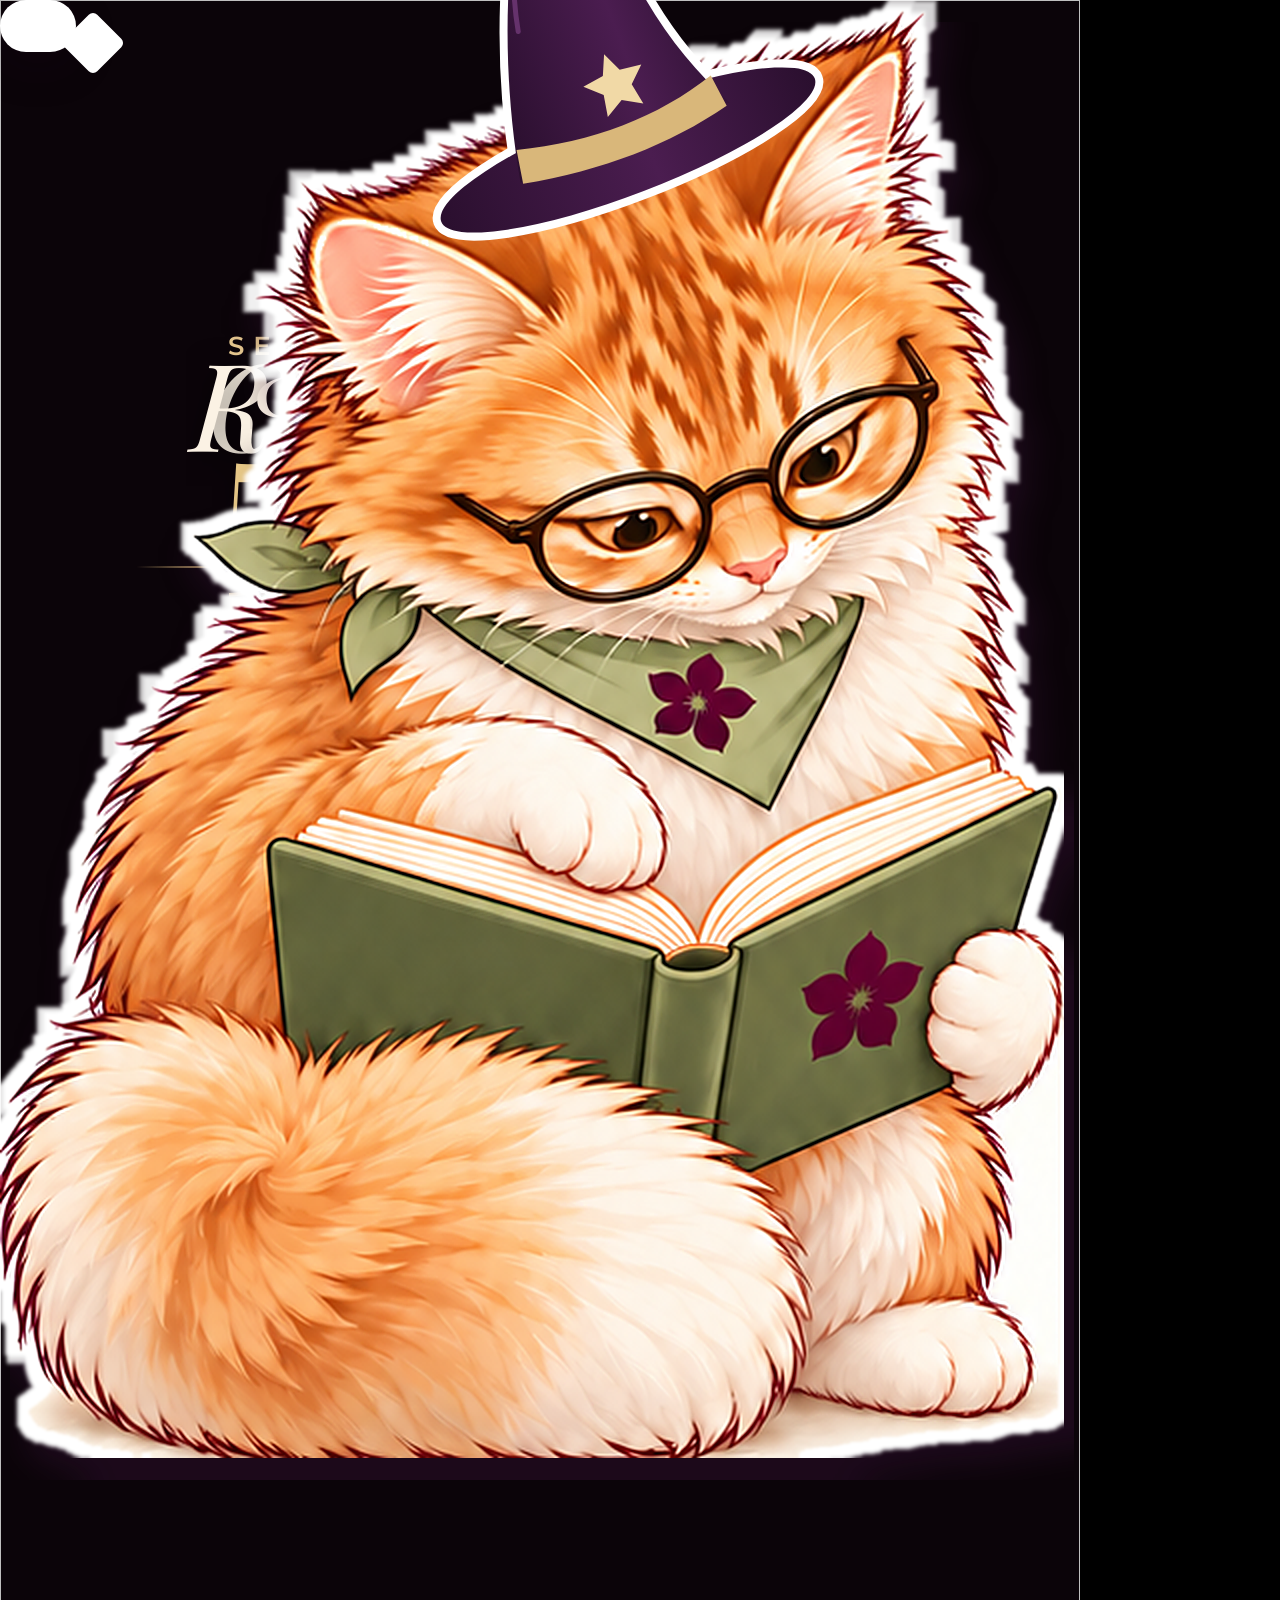
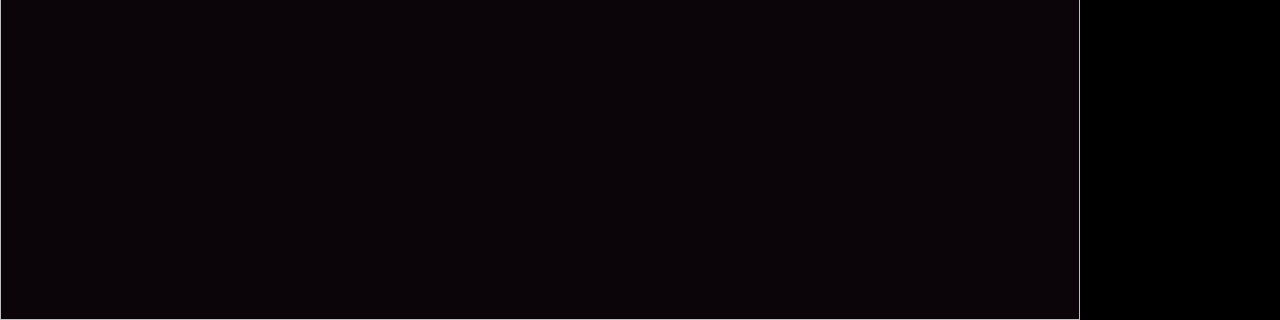
<file: prajim/_produccion/reels/r01_flores_del_miedo/index.html>
<!doctype html>
<html lang="es"><head><meta charset="utf-8">
<link rel="stylesheet" href="../../engine/lib.css">
<style>
  body { background: #0b0409; }
  #shade { position: absolute; inset: 0; z-index: 2; pointer-events: none; }
  #smoke { position: absolute; inset: 0; z-index: 3; mix-blend-mode: screen; opacity: 0; }
  #smoke img { width: 1080px; height: 1920px; }
  #numeral { position: absolute; left: 0; right: 0; top: 330px; text-align: center; z-index: 4; font-family: 'Playfair Display', serif;
             font-size: 760px; line-height: 1; color: rgba(227, 197, 142, 0.07); font-weight: 400; }
  #plate { position: absolute; left: 290px; top: 470px; width: 500px; height: 633px; z-index: 5; filter: drop-shadow(0 0 7px rgba(227, 197, 142, 0.55)); }
  #plate svg { width: 100%; height: 100%; overflow: visible; }
  #arch { position: absolute; left: 230px; top: 440px; width: 620px; height: 700px; z-index: 5; }
  .t { position: absolute; z-index: 10; left: 70px; right: 70px; text-align: center; color: #FBF2E4; }
  .lab { font-family: 'Montserrat'; font-weight: 600; font-size: 26px; letter-spacing: 0.34em; color: #E3C58E; text-transform: uppercase; }
  .name { font-family: 'Playfair Display'; font-style: italic; font-size: 122px; line-height: 1.05; text-shadow: 0 6px 30px rgba(0,0,0,.6); }
  .desc { font-family: 'Playfair Display'; font-size: 58px; line-height: 1.18; text-shadow: 0 4px 22px rgba(0,0,0,.75); }
  .desc em, .hook em, .q em { color: #E8C987; font-style: italic; }
  .hook { font-family: 'Playfair Display'; color: #FBF2E4; text-shadow: 0 8px 40px rgba(0,0,0,.7); }
  .gold { color: #E8C987; }
  #flash { position: absolute; inset: 0; z-index: 30; background: radial-gradient(ellipse at 50% 60%, rgba(255,214,150,.9), rgba(255,170,90,.0) 70%); opacity: 0; mix-blend-mode: screen; }
  #leak { z-index: 6; }
  .romans { font-family: 'Playfair Display'; font-size: 64px; color: #E8C987; letter-spacing: 0.18em; }
  .romans span { display: inline-block; margin: 0 14px; }
  .brand { font-family: 'Cormorant Garamond'; font-weight: 600; font-size: 116px; letter-spacing: 0.24em; color: #FBF2E4; padding-left: 0.24em; }
  .sub { display: flex; align-items: center; justify-content: center; gap: 22px; font-family: 'Montserrat'; font-weight: 600;
         font-size: 24px; letter-spacing: 0.3em; color: #E3C58E; }
  .sub i { display: block; width: 90px; height: 2px; background: linear-gradient(90deg, transparent, #D9B77A); }
  .sub i.r { background: linear-gradient(90deg, #D9B77A, transparent); }
  #catwrap { position: absolute; inset: 0; z-index: 20; }
  .bubble { z-index: 22; }
</style></head>
<body><div id="stage"></div>
<script src="../../engine/lib.js"></script>
<script src="../../engine/botanica.js"></script>
<script>
const SP = '/tmp/claude-0/-home-user-trabajo-/e45aeb62-b827-5979-8a06-dcd1bae0709b/scratchpad/clips/r01/';
const st = document.getElementById('stage');
const b = k => 0.046 + 0.3949 * k;              // pulsos de la musica (152 bpm)
const T = { s1: b(10), s2: b(21), s3: b(32), s4: b(43), s5: b(54), q: b(64), end: b(71), dur: 31.7 };

// ---------- capas de video ----------
const clips = {
  vela: new P.Seq(st, SP + 'vela', { frames: 126 }),
  humo: new P.Seq(st, SP + 'humo', { frames: 150 }),
  velas: new P.Seq(st, SP + 'velas', { frames: 138 }),
  rosa: new P.Seq(st, SP + 'rosa', { frames: 150 }),
  bosque: new P.Seq(st, SP + 'bosque', { frames: 150 }),
  mesa: new P.Seq(st, SP + 'mesa', { frames: 150 }),
  luna: new P.Seq(st, SP + 'luna', { frames: 210 }),
};
const shade = P.el('div', '', st); shade.id = 'shade';
const smokeWrap = P.el('div', '', st); smokeWrap.id = 'smoke';
const smoke = new P.Seq(smokeWrap, SP + 'humo2', { frames: 180, loop: true });
smoke.wrap.style.position = 'absolute';
const numeral = P.el('div', '', st); numeral.id = 'numeral';
const archWrap = P.el('div', '', st); archWrap.id = 'arch';
archWrap.innerHTML = `<svg viewBox="0 0 620 700" style="width:100%;height:100%;overflow:visible"><path id="archp" d="M20 690 L20 300 A290 290 0 0 1 600 300 L600 690" fill="none" stroke="#E3C58E" stroke-width="2" pathLength="1" stroke-dasharray="1 1"/><path id="archp2" d="M36 690 L36 300 A274 274 0 0 1 584 300 L584 690" fill="none" stroke="#E3C58E" stroke-width="1" opacity=".6" pathLength="1" stroke-dasharray="1 1"/></svg>`;
const plateWrap = P.el('div', '', st); plateWrap.id = 'plate';
const leak = P.el('div', 'leak', st); leak.id = 'leak';
const fx = new P.FX(st, 15);

// ---------- laminas ----------
const FLORES = [
  { key: 'rockRose', name: 'Rock Rose', num: 'I', clip: 'humo', t: T.s1, t1: T.s2,
    desc: 'el miedo <em>intenso</em>,<br>el susto que paraliza' },
  { key: 'mimulus', name: 'Mimulus', num: 'II', clip: 'velas', t: T.s2, t1: T.s3,
    desc: 'los miedos con<br><em>nombre y apellido</em>' },
  { key: 'cherryPlum', name: 'Cherry Plum', num: 'III', clip: 'rosa', t: T.s3, t1: T.s4,
    desc: 'el miedo a<br><em>perder el control</em>' },
  { key: 'aspen', name: 'Aspen', num: 'IV', clip: 'bosque', t: T.s4, t1: T.s5,
    desc: 'el miedo <em>sin nombre</em>,<br>difícil de explicar' },
  { key: 'redChestnut', name: 'Red Chestnut', num: 'V', clip: 'mesa', t: T.s5, t1: T.q,
    desc: 'el miedo<br><em>por los que amas</em>' },
];
FLORES.forEach((F, i) => {
  F.plateEl = P.el('div', 'abs', plateWrap);
  P.style(F.plateEl, { inset: '0' });
  F.ctl = B.mount(F.plateEl, F.key);
  F.lab = P.el('div', 't lab', st, `Flor ${F.num} de V`); F.lab.style.top = '300px';
  F.nameEl = P.el('div', 't name', st, F.name); F.nameEl.style.top = '338px';
  F.nameW = P.splitWords(F.nameEl);
  F.descEl = P.el('div', 't desc', st, F.desc); F.descEl.style.top = '1100px';
  F.descW = P.splitWords(F.descEl);
  F.labC = P.splitChars(F.lab);
});

// ---------- gancho ----------
const hLab = P.el('div', 't lab', st, 'Según el Dr. Edward Bach'); hLab.style.top = '330px';
const hLabC = P.splitChars(hLab);
const h1 = P.el('div', 't hook', st, '<span class="gold">5</span> flores'); P.style(h1, { top: '380px', fontSize: '200px', lineHeight: '1.05' });
const h1W = P.splitWords(h1);
const h2 = P.el('div', 't hook', st, 'para el <em>miedo</em>'); P.style(h2, { top: '612px', fontSize: '118px', lineHeight: '1.1' });
const h2W = P.splitWords(h2);
const h3 = P.el('div', 't', st, '¿Con cuál te identificas?'); P.style(h3, { top: '800px', fontFamily: 'Montserrat', fontWeight: 500, fontSize: '42px', letterSpacing: '0.02em', color: '#F3E6D2' });
const h3W = P.splitWords(h3);

// ---------- cierre ----------
const q1 = P.el('div', 't hook q', st, '¿Con cuál te<br><em>identificas</em>?'); P.style(q1, { top: '300px', fontSize: '104px', lineHeight: '1.08' });
const q1W = P.splitWords(q1);
const q2 = P.el('div', 't lab', st, 'Comenta el número'); q2.style.top = '560px';
const q2C = P.splitChars(q2);
const q3 = P.el('div', 't romans', st, '<span>I</span><span>II</span><span>III</span><span>IV</span><span>V</span>'); q3.style.top = '610px';
const q3S = [...q3.querySelectorAll('span')];

const endWrap = P.el('div', 'abs', st); P.style(endWrap, { inset: 0, zIndex: 12 });
const loto = P.el('img', 'abs', endWrap); loto.src = P.ASSETS + 'logo/loto_dorado.png'; P.style(loto, { left: '465px', top: '292px', width: '150px' });
const brand = P.el('div', 't brand', endWrap, 'PRAJIM'); brand.style.top = '412px';
const brandC = P.splitChars(brand);
const sub = P.el('div', 't sub', endWrap, '<i></i><span>Terapia floral · Flores de Bach</span><i class="r"></i>'); sub.style.top = '552px';
const agenda = P.el('div', 't', endWrap, 'Agenda tu consulta'); P.style(agenda, { top: '606px', fontFamily: 'Playfair Display', fontStyle: 'italic', fontSize: '56px', color: '#FBF2E4' });
const agendaW = P.splitWords(agenda);
const pillWrap = P.el('div', 't', endWrap); pillWrap.style.top = '690px';
const pill = P.el('div', 'wa-pill', pillWrap, P.chatIcon('#fff') + '<span>9 8794 6066</span>');
const lugar = P.el('div', 't', endWrap, 'San Javier a domicilio · Online'); P.style(lugar, { top: '818px', fontFamily: 'Montserrat', fontWeight: 500, fontSize: '32px', color: '#F3E6D2', letterSpacing: '0.04em' });

const catWrap = P.el('div', '', st); catWrap.id = 'catwrap';
const cat = new P.Cat(catWrap);
// sombrero de bruja (en coordenadas del gato, dentro del grupo de la cabeza)
cat.acc.innerHTML = `
 <g transform="translate(628 150) rotate(-21)">
   <defs><linearGradient id="hatg" x1="0" x2="1"><stop offset="0" stop-color="#2a0f2e"/><stop offset=".55" stop-color="#4b1d50"/><stop offset="1" stop-color="#2a0f2e"/></linearGradient></defs>
   <g stroke="#fff" stroke-width="16" stroke-linejoin="round" fill="#fff">
     <ellipse cx="0" cy="0" rx="200" ry="44"/>
     <path d="M-112 -8 C-90 -120 -40 -250 30 -330 C60 -360 110 -360 150 -320 C110 -320 80 -300 70 -270 C55 -170 75 -80 112 -8 Z"/>
   </g>
   <ellipse cx="0" cy="0" rx="200" ry="44" fill="url(#hatg)"/>
   <path d="M-112 -8 C-90 -120 -40 -250 30 -330 C60 -360 110 -360 150 -320 C110 -320 80 -300 70 -270 C55 -170 75 -80 112 -8 Z" fill="url(#hatg)"/>
   <path d="M-104 -40 C-30 -20 40 -20 104 -40 L108 -6 C40 10 -30 10 -110 -6 Z" fill="#D9B77A"/>
   <path d="M12 -98 l9 20 22 3 -16 15 4 22 -19 -11 -19 11 4 -22 -16 -15 22 -3 z" fill="#F1D9A6"/>
   <path d="M-60 -150 C-50 -200 -30 -240 0 -280" stroke="#7a3f80" stroke-width="5" fill="none" stroke-linecap="round" opacity=".7"/>
 </g>`;
const bubble = P.el('div', 'bubble', st); const bubbleTxt = P.el('span', '', bubble);
const flash = P.el('div', '', st); flash.id = 'flash';

const showOnly = (name) => { for (const k in clips) clips[k].show(k === name); };

window.renderFrame = async function (t) {
  fx.clear();
  // ----- fondo -----
  let active = 'vela', lt = t, zoom = 1.0;
  if (t < T.s1) { active = 'vela'; lt = t; zoom = 1.12 - 0.08 * P.ease(t, 0, T.s1, 'outSine'); }
  for (const F of FLORES) if (t >= F.t && t < F.t1) { active = F.clip; lt = t - F.t; zoom = 1.1 - 0.08 * P.ease(t, F.t, F.t1, 'linear'); }
  if (t >= T.q) { active = 'luna'; lt = t - T.q; zoom = 1.04 + 0.04 * P.prog(t, T.q, T.dur); }
  showOnly(active);
  clips[active].set(lt);
  clips[active].img.style.transform = `scale(${zoom})`;
  // parpadeo de vela en el brillo general
  const flick = 1 + 0.05 * P.noise1(t * 9, 3) + 0.03 * P.noise1(t * 23, 5);
  clips[active].img.style.filter = `brightness(${(active === 'luna' ? 0.8 : active === 'vela' ? 0.95 : 0.9) * flick})`;
  shade.style.background = t >= T.q
    ? 'linear-gradient(180deg, rgba(10,3,10,.75) 0%, rgba(10,3,10,.35) 38%, rgba(10,3,10,.15) 60%, rgba(10,3,10,.55) 100%)'
    : 'radial-gradient(ellipse 62% 40% at 50% 45%, rgba(12,4,12,.5), rgba(12,4,12,.08) 72%), linear-gradient(180deg, rgba(10,3,10,.62), rgba(10,3,10,.05) 30%, rgba(10,3,10,.05) 60%, rgba(10,3,10,.7))';

  // ----- humo de transicion (sube en cada cambio de escena) -----
  const cuts = [T.s1, T.s2, T.s3, T.s4, T.s5, T.q];
  let sm = 0;
  for (const c of cuts) sm = Math.max(sm, P.env(t, c - 0.45, c - 0.05, c + 0.05, c + 0.7));
  smokeWrap.style.opacity = (0.15 + 0.85 * sm) * (t < T.q ? 1 : 0.5);
  smoke.set(t, 1);
  smoke.img.style.transform = `translateY(${-200 * sm}px) scale(1.2)`;
  let fl = 0;
  for (const c of cuts) fl = Math.max(fl, P.env(t, c - 0.12, c, c, c + 0.35));
  flash.style.opacity = fl * 0.55;

  // ----- gancho -----
  const hOut = T.s1 - 0.35;
  const flickIn = (k) => k * (0.75 + 0.25 * Math.abs(P.noise1(t * 14, 9)));
  P.blurIn(hLabC, t, 0.05, { stagger: 0.012, dur: 0.4, blur: 8, dy: 0 });
  hLab.style.opacity = 1 - P.prog(t, hOut, hOut + 0.3);
  P.maskIn(h1W, t, 0.08, { stagger: 0.09, dur: 0.6, outAt: hOut, ease: 'outExpo' });
  P.maskIn(h2W, t, 0.38, { stagger: 0.08, dur: 0.6, outAt: hOut + 0.05, ease: 'outExpo' });
  h1.style.opacity = flickIn(P.prog(t, 0.05, 0.6)); h2.style.opacity = flickIn(P.prog(t, 0.3, 0.9));
  P.maskIn(h3W, t, 1.9, { stagger: 0.06, dur: 0.5, outAt: hOut + 0.1 });
  h3.style.opacity = t < 1.85 ? 0 : 1;
  const em = h2.querySelector('em');
  if (em) em.style.textShadow = `0 0 ${18 + 26 * P.env(t, 0.7, 1.2, 1.6, 3)}px rgba(232,201,135,${0.25 + 0.5 * P.env(t, 0.7, 1.2, 1.6, 3)})`;

  // ----- flores -----
  let anyPlate = false;
  FLORES.forEach((F, i) => {
    const on = t >= F.t - 0.05 && t < F.t1 + 0.05;
    const out = F.t1 - 0.32;
    F.plateEl.style.display = on ? 'block' : 'none';
    for (const e of [F.lab, F.nameEl, F.descEl]) e.style.display = on ? 'block' : 'none';
    if (!on) return;
    anyPlate = true;
    F.ctl.draw(t, F.t + 0.1, 1.9, 0.6);
    const po = 1 - P.prog(t, out, out + 0.3);
    plateWrap.style.opacity = po;
    plateWrap.style.transform = `scale(${0.96 + 0.04 * P.ease(t, F.t, F.t + 1.2, 'outCubic')}) translateY(${-8 * P.prog(t, F.t, F.t1)}px)`;
    P.blurIn(F.labC, t, F.t + 0.05, { stagger: 0.015, dur: 0.35, blur: 6, dy: 0 });
    F.lab.style.opacity = po;
    P.maskIn(F.nameW, t, F.t + 0.12, { stagger: 0.1, dur: 0.6, ease: 'outExpo', outAt: out });
    P.maskIn(F.descW, t, F.t + 0.75, { stagger: 0.07, dur: 0.55, outAt: out + 0.03 });
    numeral.textContent = F.num;
    numeral.style.opacity = P.env(t, F.t, F.t + 0.8, out, out + 0.3);
    numeral.style.transform = `translateY(${30 * P.prog(t, F.t, F.t1)}px)`;
    // arco
    const ak = P.ease(t, F.t + 0.05, F.t + 1.4, 'inOutSine');
    document.getElementById('archp').style.strokeDashoffset = 1 - ak;
    document.getElementById('archp2').style.strokeDashoffset = 1 - P.ease(t, F.t + 0.25, F.t + 1.6, 'inOutSine');
    archWrap.style.opacity = 0.55 * po;
  });
  if (!anyPlate) { numeral.style.opacity = 0; archWrap.style.opacity = 0; }

  // polvo dorado (brasas)
  fx.dust(t, 26, 12, { speed: 34, size: 3.2, alpha: t < T.q ? 0.55 : 0.4, color: '255,214,150' });
  P.leak(leak, t, 0.18 + 0.12 * P.noise1(t * 2, 4), 'rgba(255,170,90,0.5)', 'rgba(150,60,140,0.35)');

  // ----- cierre: pregunta -----
  const qOn = t >= T.q - 0.1 && t < T.end + 0.05;
  for (const e of [q1, q2, q3]) e.style.display = qOn ? 'block' : 'none';
  if (qOn) {
    const qo = T.end - 0.3;
    P.maskIn(q1W, t, T.q + 0.05, { stagger: 0.08, dur: 0.6, ease: 'outExpo', outAt: qo });
    P.blurIn(q2C, t, T.q + 0.6, { stagger: 0.02, dur: 0.35, blur: 6, dy: 0 });
    q2.style.opacity = 1 - P.prog(t, qo, qo + 0.25);
    q3S.forEach((s, i) => {
      const k = P.ease(t, T.q + 0.85 + i * 0.12, T.q + 1.25 + i * 0.12, 'outBack');
      const pulse = P.env(t, T.q + 1.6 + i * 0.12, T.q + 1.75 + i * 0.12, T.q + 1.8 + i * 0.12, T.q + 2.1 + i * 0.12);
      s.style.transform = `translateY(${(1 - k) * 40}px) scale(${1 + 0.18 * pulse})`;
      s.style.opacity = P.clamp(k) * (1 - P.prog(t, qo, qo + 0.25));
    });
  }
  // ----- cierre: marca -----
  const eOn = t >= T.end - 0.05;
  endWrap.style.display = eOn ? 'block' : 'none';
  if (eOn) {
    const k = P.ease(t, T.end, T.end + 0.7, 'outBack');
    loto.style.opacity = P.prog(t, T.end, T.end + 0.4);
    loto.style.transform = `translateY(${(1 - k) * 30}px) scale(${0.8 + 0.2 * k})`;
    P.blurIn(brandC, t, T.end + 0.12, { stagger: 0.05, dur: 0.5, blur: 12, dy: 10 });
    sub.style.opacity = P.prog(t, T.end + 0.5, T.end + 0.9);
    sub.querySelectorAll('i').forEach(i => i.style.transform = `scaleX(${P.ease(t, T.end + 0.5, T.end + 1.1, 'outCubic')})`);
    P.maskIn(agendaW, t, T.end + 0.7, { stagger: 0.07, dur: 0.5 });
    const pk = P.ease(t, T.end + 0.95, T.end + 1.45, 'outBack');
    pill.style.transform = `scale(${0.6 + 0.4 * pk})`; pill.style.opacity = P.clamp(pk * 1.5);
    lugar.style.opacity = P.prog(t, T.end + 1.3, T.end + 1.7);
    lugar.style.transform = `translateY(${(1 - P.ease(t, T.end + 1.3, T.end + 1.8)) * 16}px)`;
    // brillo dorado sobre el loto
    fx.burst(t, T.end + 0.1, 540, 350, 14, 21, { speed: 260, size: 12, life: 1.2 });
  }

  // ----- gatito -----
  const cIn = T.q + 0.35;
  if (t >= cIn - 0.01) {
    catWrap.style.display = 'block';
    const k = P.ease(t, cIn, cIn + 0.75, 'outBack');
    const y = 1920 - (1920 - 965) * k;
    const sq = 0.05 * Math.sin(P.prog(t, cIn + 0.5, cIn + 1.0) * Math.PI) * (t < cIn + 1.0 ? 1 : 0);
    const talkA = cIn + 0.95, talkB = cIn + 2.0, talk2A = T.end + 1.4, talk2B = T.end + 2.4;
    const winkT = T.end + 2.55;
    let face = 'normal';
    if (P.Cat.blinkAt(t, [cIn + 0.9, T.end + 0.6])) face = 'blink';
    if (t >= winkT && t < winkT + 0.6) face = 'wink';
    if (t >= winkT + 0.6) face = 'happy';
    const mouth = Math.max(P.Cat.talk(t, talkA, talkB), P.Cat.talk(t, talk2A, talk2B));
    const tilt = 2 * Math.sin((t - cIn) * 2.2) * (mouth > 0 ? 1 : 0.4) + (t >= winkT ? -2 * P.env(t, winkT, winkT + 0.2, winkT + 0.5, winkT + 0.9) : 0);
    cat.set(t, { x: 500, y, scale: 0.42, face, mouth, tilt, squash: sq });
    if (t >= winkT) fx.burst(t, winkT, 790, 1065, 16, 33, { speed: 300, size: 14, hearts: true, heartColor: '#E8C987', life: 1.2 });
    // globo
    let txt = null, bt0 = 0;
    if (t >= talkA - 0.1 && t < T.end - 0.25) { txt = '¡Te leo!'; bt0 = talkA - 0.1; }
    if (t >= talk2A - 0.1) { txt = '¡Feliz Halloween!'; bt0 = talk2A - 0.1; }
    if (txt) {
      bubble.style.display = 'block';
      const bk = P.ease(t, bt0, bt0 + 0.35, 'outBack');
      P.typeText(bubbleTxt, txt, t, bt0 + 0.05, 20);
      P.style(bubble, { left: 'auto', right: '470px', top: '1010px', transform: `scale(${bk})`, opacity: P.clamp(bk * 2), transformOrigin: '90% 100%' });
      bubble.classList.toggle('tail-right', true);
    } else bubble.style.display = 'none';
  } else { catWrap.style.display = 'none'; bubble.style.display = 'none'; }

  await P.waitAll();
};

window.renderCover = async function () { };
</script></body></html>
</file>
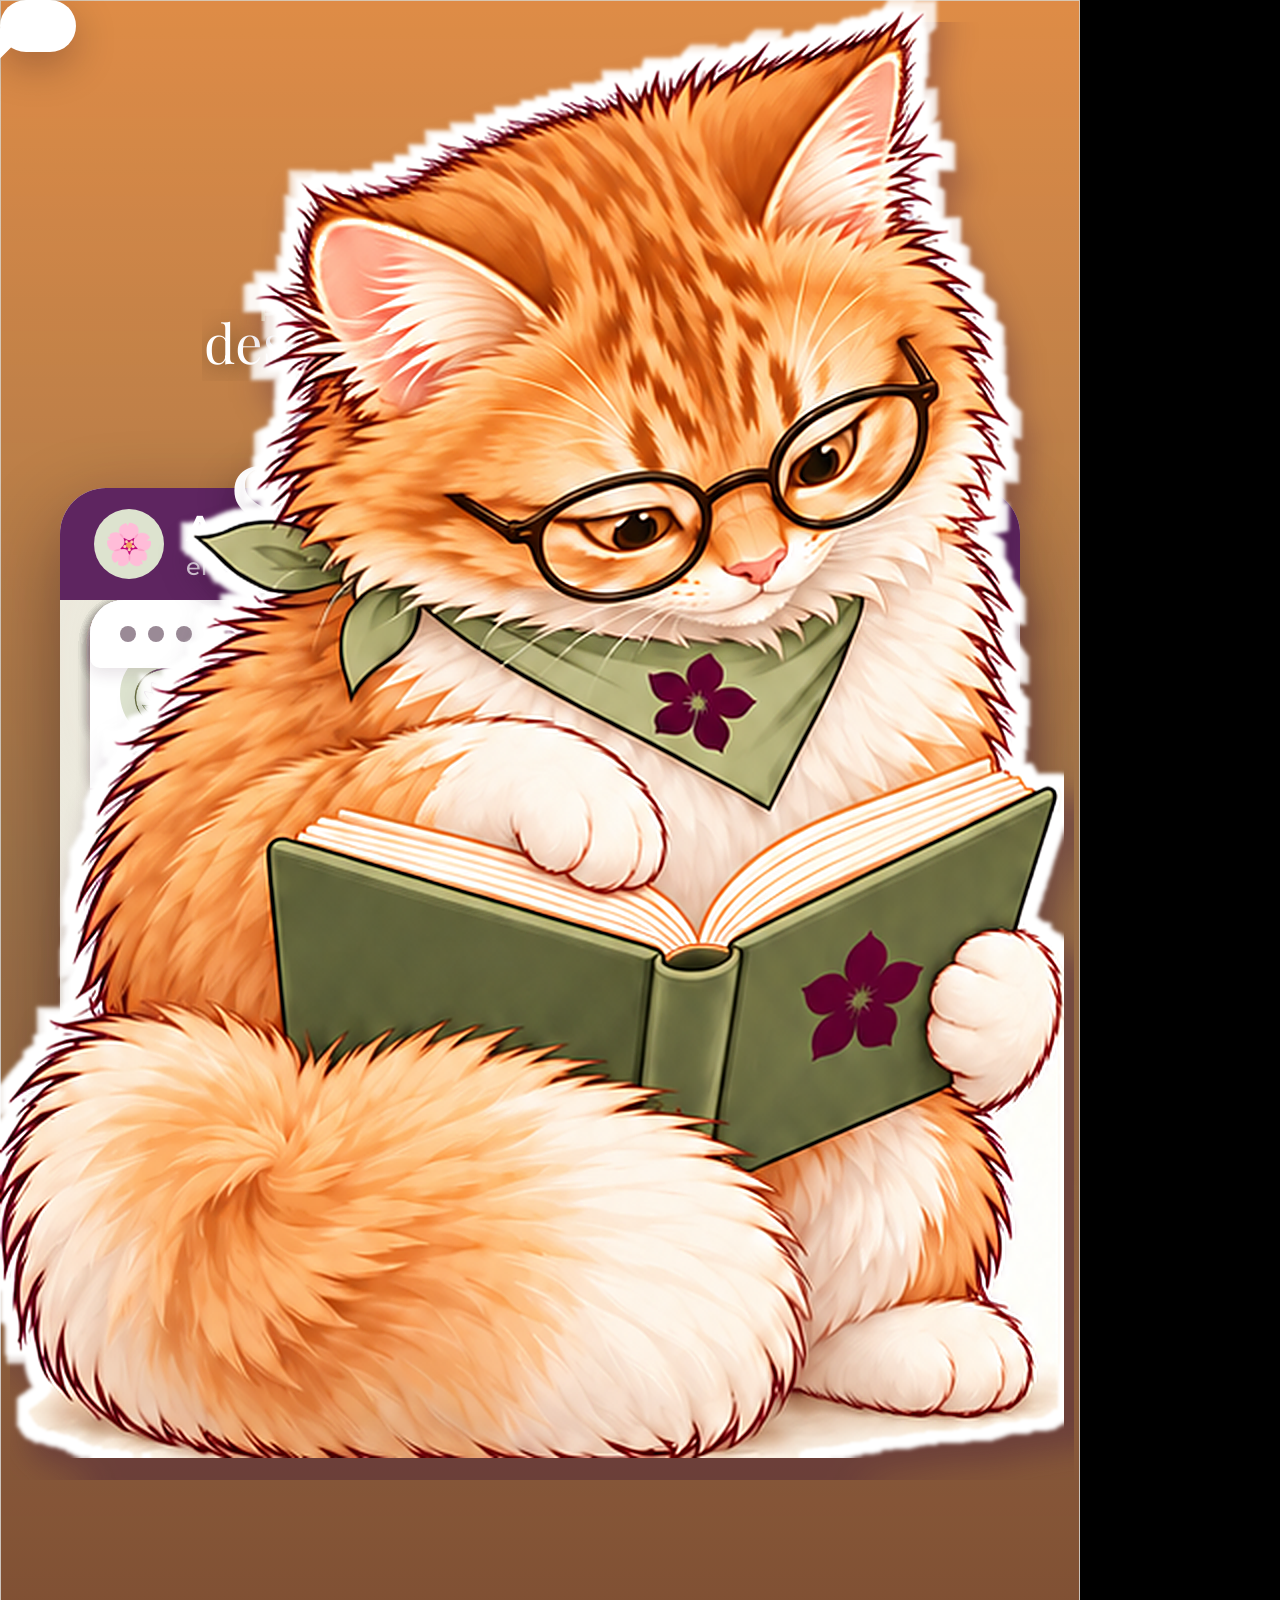
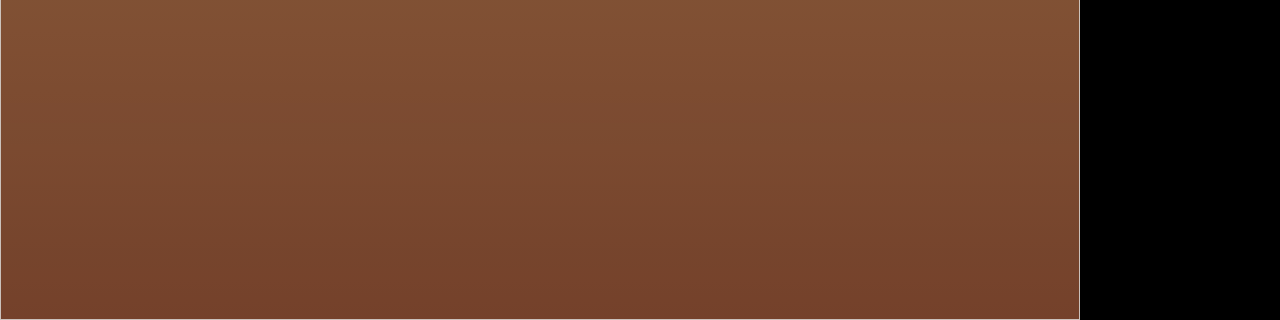
<file: prajim/_produccion/reels/r02_pov_san_javier/index.html>
<!doctype html>
<html lang="es"><head><meta charset="utf-8">
<link rel="stylesheet" href="../../engine/lib.css">
<style>
  body { background: #2a1a12; }
  #shade { position: absolute; inset: 0; z-index: 2; }
  .emo { font-family: 'Noto Color Emoji'; font-style: normal; }
  #pov { position: absolute; left: 70px; right: 70px; top: 272px; z-index: 10; color: #fff; text-align: center; }
  #pov .k { font-family: 'Montserrat'; font-weight: 800; font-size: 30px; letter-spacing: .28em; color: #F1D9A6; }
  #pov .s { font-family: 'Playfair Display'; font-size: 54px; line-height: 1.1; margin-top: 4px; text-shadow: 0 4px 24px rgba(0,0,0,.55); }
  #pov .s em { color: #F1D9A6; }
  #card { position: absolute; left: 60px; top: 488px; width: 960px; height: 756px; z-index: 8; border-radius: 46px; overflow: hidden;
          background: rgba(251,247,241,.93); box-shadow: 0 30px 80px rgba(30,10,20,.45); transform-origin: 50% 70%; }
  #head { position: absolute; left: 0; right: 0; top: 0; height: 112px; background: #5E2560; display: flex; align-items: center; padding: 0 34px; gap: 22px; color: #fff; }
  #head .av { width: 70px; height: 70px; border-radius: 50%; background: #DDE3CF; display: flex; align-items: center; justify-content: center; font-size: 40px; }
  #head .nm { font-family: 'Montserrat'; font-weight: 700; font-size: 36px; }
  #head .st { font-family: 'Montserrat'; font-weight: 500; font-size: 24px; opacity: .8; margin-top: 2px; }
  #msgs { position: absolute; left: 0; right: 0; top: 112px; bottom: 0; overflow: hidden;
          background: radial-gradient(circle at 20% 10%, rgba(221,227,207,.55), transparent 60%), radial-gradient(circle at 90% 90%, rgba(217,183,122,.18), transparent 50%); }
  .msg { position: absolute; max-width: 690px; padding: 22px 30px 24px; border-radius: 34px; font-family: 'Montserrat', 'Noto Color Emoji'; font-weight: 500;
         font-size: 41px; line-height: 1.22; color: #2C2A2E; box-shadow: 0 6px 16px rgba(60,20,50,.12); }
  .msg.a { left: 30px; background: #fff; border-bottom-left-radius: 10px; transform-origin: 0% 100%; }
  .msg.y { right: 30px; background: #5E2560; color: #fff; border-bottom-right-radius: 10px; transform-origin: 100% 100%; }
  .msg.big { font-weight: 800; letter-spacing: .01em; }
  .msg .h { display: block; font-size: 22px; opacity: .55; text-align: right; margin-top: 6px; font-weight: 600; }
  .typing { position: absolute; left: 30px; background: #fff; border-radius: 34px; border-bottom-left-radius: 10px; padding: 26px 30px; display: flex; gap: 12px;
            box-shadow: 0 6px 16px rgba(60,20,50,.12); }
  .typing i { width: 16px; height: 16px; border-radius: 50%; background: #9a8a96; display: block; }
  .contact { padding: 0; overflow: hidden; width: 600px; }
  .contact .top { display: flex; gap: 24px; align-items: center; padding: 26px 30px; }
  .contact .lav { width: 92px; height: 92px; border-radius: 50%; background: #DDE3CF; display: flex; align-items: center; justify-content: center; }
  .contact .lav img { width: 70px; }
  .contact .n1 { font-weight: 800; font-size: 38px; color: #3B1640; }
  .contact .n2 { font-weight: 500; font-size: 32px; color: #4F6B52; margin-top: 4px; }
  .contact .btn { border-top: 2px solid #eee4ea; text-align: center; padding: 20px; font-weight: 700; font-size: 34px; color: #5E2560; }
  #end { position: absolute; inset: 0; z-index: 12; color: #fff; }
  .t { position: absolute; left: 60px; right: 60px; text-align: center; }
  .lab { font-family: 'Montserrat'; font-weight: 600; font-size: 26px; letter-spacing: .34em; text-transform: uppercase; color: #F1D9A6; }
  #flash { position: absolute; inset: 0; z-index: 40; background: #fff; opacity: 0; }
  #catwrap { position: absolute; inset: 0; z-index: 20; }
  .bubble { z-index: 22; }
</style></head>
<body><div id="stage"></div>
<script src="../../engine/lib.js"></script>
<script>
const SP = '/tmp/claude-0/-home-user-trabajo-/e45aeb62-b827-5979-8a06-dcd1bae0709b/scratchpad/clips/r02/';
const st = document.getElementById('stage');
const b = k => 0.3895 * k;
const DUR = 17.2, TR = b(30), END = b(31);
const te = new P.Seq(st, SP + 'te', { frames: 375 });
const campo = new P.Seq(st, SP + 'campo', { frames: 180 });
const shade = P.el('div', '', st); shade.id = 'shade';
const golden = P.el('div', 'abs', st); P.style(golden, { inset: 0, zIndex: 3, mixBlendMode: 'soft-light', background: 'linear-gradient(180deg, rgba(255,160,80,.85) 0%, rgba(255,190,120,.55) 45%, rgba(255,140,90,.35) 100%)' });

const pov = P.el('div', '', st); pov.id = 'pov';
pov.innerHTML = '<div class="k">POV:</div><div class="s">descubres que en San Javier<br>hay <em>terapia floral</em></div>';
const povW = P.splitWords(pov.querySelector('.s'));

const card = P.el('div', '', st); card.id = 'card';
card.innerHTML = '<div id="head"><div class="av"><span class="emo">🌸</span></div><div><div class="nm">Amiga</div><div class="st">en línea</div></div></div><div id="msgs"></div>';
const msgsEl = card.querySelector('#msgs');
const AREA_BOTTOM = 644 - 26;  // alto del area de mensajes menos margen

const E = (s) => s.replace(/(\p{Extended_Pictographic}+)/gu, '<span class="emo">$1</span>');
const MSGS = [
  { k: 0.35, who: 'a', txt: 'amigaaa 😱' },
  { k: 2.6, who: 'a', txt: '¿sabías que en San Javier hay terapia floral? 🌸', typing: true },
  { k: 7, who: 'y', txt: '¿flores de Bach? 👀' },
  { k: 10, who: 'a', txt: '¡sí! y atiende a domicilio 🏡', typing: true },
  { k: 13, who: 'y', txt: '¿y si vivo lejos?' },
  { k: 15, who: 'a', txt: 'también online, por videollamada 💻', typing: true },
  { k: 18, who: 'y', txt: '¿y cuánto sale? 🙈' },
  { k: 20, who: 'a', txt: '$10.000 y te llevas 2 frascos 🌸', typing: true },
  { k: 24, who: 'y', txt: 'PÁSAME EL NÚMERO 😭', big: true },
  { k: 26, who: 'a', contact: true, typing: true },
];
const GAP = 18;
MSGS.forEach((m, i) => {
  m.t = b(m.k);
  m.el = P.el('div', 'msg ' + m.who + (m.big ? ' big' : '') + (m.contact ? ' contact' : ''), msgsEl);
  if (m.contact) {
    m.el.innerHTML = `<div class="top"><div class="lav"><img src="${P.ASSETS}logo/loto_color.png"></div><div><div class="n1">Prajim · Terapia floral</div><div class="n2">+56 9 8794 6066</div></div></div><div class="btn">Enviar mensaje</div>`;
  } else {
    const hh = `${String(19 + Math.floor((32 + i) / 60)).padStart(2, '0')}:${String((32 + i) % 60).padStart(2, '0')}`;
    m.el.innerHTML = E(m.txt) + `<span class="h">${hh}${m.who === 'y' ? ' ✓✓' : ''}</span>`;
  }
  if (m.typing) {
    m.ty = P.el('div', 'typing', msgsEl, '<i></i><i></i><i></i>');
    m.tys = [...m.ty.querySelectorAll('i')];
  }
});

const end = P.el('div', '', st); end.id = 'end';
end.innerHTML = `
  <div class="t lab" style="top:296px">Prajim · Terapia floral</div>
  <div class="t" id="pin" style="top:350px"><svg width="70" height="92" viewBox="0 0 70 92"><path d="M35 2C17 2 3 16 3 34c0 24 32 56 32 56s32-32 32-56C67 16 53 2 35 2z" fill="#D9B77A" stroke="#fff" stroke-width="4"/><circle cx="35" cy="34" r="12" fill="#5E2560"/></svg></div>
  <div class="t" id="sj" style="top:438px;font-family:'Playfair Display';font-size:142px;line-height:1;text-shadow:0 8px 36px rgba(0,0,0,.45)">San Javier</div>
  <div class="t" id="tf" style="top:600px;font-family:'Playfair Display';font-style:italic;font-size:80px;color:#F1D9A6;text-shadow:0 6px 30px rgba(0,0,0,.45)">tiene terapia floral</div>
  <div class="t" id="dom" style="top:712px;font-family:'Montserrat';font-weight:600;font-size:38px;letter-spacing:.02em;text-shadow:0 3px 16px rgba(0,0,0,.5)">a domicilio y online</div>
  <div class="t" id="pillw" style="top:800px"><div class="wa-pill">${P.chatIcon('#fff')}<span>9 8794 6066</span></div></div>`;
const sjC = P.splitChars(end.querySelector('#sj'));
const tfW = P.splitWords(end.querySelector('#tf'));
const pin = end.querySelector('#pin'), dom = end.querySelector('#dom'), pill = end.querySelector('.wa-pill');
const lab = end.querySelector('.lab');

const fx = new P.FX(st, 30);
const catWrap = P.el('div', '', st); catWrap.id = 'catwrap';
const cat = new P.Cat(catWrap);
const bubble = P.el('div', 'bubble tail-right', st); const bubbleTxt = P.el('span', '', bubble);
const flash = P.el('div', '', st); flash.id = 'flash';

window.prepare = async function () {
  for (const m of MSGS) { m.h = m.el.offsetHeight; if (m.ty) m.th = m.ty.offsetHeight; }
};

window.renderFrame = async function (t) {
  fx.clear();
  const inEnd = t >= END;
  te.show(!inEnd); campo.show(inEnd); golden.style.display = inEnd ? 'block' : 'none';
  if (!inEnd) {
    te.set(t, 1);
    te.img.style.filter = 'blur(5px) brightness(.82)';
    te.img.style.transform = `scale(${1.08 + 0.03 * P.prog(t, 0, TR)})`;
    shade.style.background = 'linear-gradient(180deg, rgba(40,15,25,.55), rgba(40,15,25,.15) 30%, rgba(40,15,25,.1) 70%, rgba(40,15,25,.5))';
  } else {
    campo.set(t - END, 1);
    campo.img.style.filter = 'brightness(.88)';
    campo.img.style.transform = `scale(${1.12 - 0.06 * P.ease(t, END, DUR, 'outSine')})`;
    shade.style.background = 'linear-gradient(180deg, rgba(40,15,35,.62), rgba(40,15,35,.25) 45%, rgba(40,15,35,.15) 65%, rgba(40,15,35,.45))';
  }

  // ----- POV + chat -----
  const chatOn = t < END;
  pov.style.display = card.style.display = chatOn ? 'block' : 'none';
  if (chatOn) {
    P.maskIn(povW, t, -0.3, { stagger: 0.04, dur: 0.45, ease: 'outExpo' });
    pov.querySelector('.k').style.opacity = 1;
    const ck = P.ease(t, -0.22, 0.13, 'outBack');
    // zoom hacia el contacto al final
    const zk = P.ease(t, TR - 0.15, END, 'inExpo');
    card.style.transform = `translateY(${(1 - ck) * 120 - zk * 120}px) scale(${(0.9 + 0.1 * ck) * (1 + zk * 1.8)})`;
    card.style.opacity = P.clamp(ck * 2) * (1 - P.prog(t, END - 0.12, END));
    card.style.filter = zk > 0.01 ? `blur(${zk * 18}px)` : 'none';
    pov.style.opacity = 1 - zk;
    // pila de mensajes (de abajo hacia arriba)
    let acc = 0;
    const items = [];
    for (const m of MSGS) {
      if (m.ty) {
        const ts = m.t - 0.55;
        const e = P.ease(t, ts, ts + 0.2, 'outCubic') * (1 - P.prog(t, m.t - 0.08, m.t));
        items.push({ el: m.ty, h: m.th, e, ty: m, ts });
      }
      const e = P.ease(t, m.t, m.t + 0.28, 'outCubic');
      items.push({ el: m.el, h: m.h, e, m });
    }
    for (let i = items.length - 1; i >= 0; i--) {
      const it = items[i];
      acc += (it.h + GAP) * it.e;
      const top = AREA_BOTTOM - acc + GAP;
      it.el.style.top = top + 'px';
      if (it.e <= 0.001) { it.el.style.display = 'none'; continue; }
      it.el.style.display = it.ty ? 'flex' : 'block';
      const sk = it.m ? P.ease(t, it.m.t, it.m.t + 0.32, 'outBack') : it.e;
      it.el.style.transform = `scale(${0.55 + 0.45 * sk})`;
      it.el.style.opacity = P.clamp(it.e * 1.6);
      if (it.ty) it.ty.tys.forEach((d, j) => d.style.transform = `translateY(${-8 * Math.max(0, Math.sin((t - it.ts) * 9 - j * 0.9))}px)`);
    }
    // destello al llegar el contacto
    const ct = MSGS[MSGS.length - 1].t;
    if (t > ct) fx.burst(t, ct + 0.05, 330, 1110, 12, 7, { speed: 220, size: 11, life: 0.9 });
  }
  flash.style.opacity = 0.75 * P.env(t, END - 0.1, END, END, END + 0.3);

  // ----- final -----
  end.style.display = inEnd ? 'block' : 'none';
  if (inEnd) {
    lab.style.opacity = P.prog(t, END + 0.05, END + 0.4);
    const pk = P.ease(t, END + 0.05, END + 0.5, 'outBack');
    pin.style.transform = `translateY(${(1 - pk) * -120}px)`; pin.style.opacity = P.clamp(pk * 2);
    P.blurIn(sjC, t, END + 0.15, { stagger: 0.035, dur: 0.45, blur: 10, dy: 24 });
    P.maskIn(tfW, t, END + 0.6, { stagger: 0.08, dur: 0.5 });
    dom.style.opacity = P.prog(t, END + 1.0, END + 1.35);
    dom.style.transform = `translateY(${(1 - P.ease(t, END + 1.0, END + 1.4)) * 18}px)`;
    const wk = P.ease(t, b(34), b(34) + 0.45, 'outBack');
    pill.style.transform = `scale(${0.5 + 0.5 * wk})`; pill.style.opacity = P.clamp(wk * 2);
    fx.burst(t, END + 0.1, 540, 395, 12, 3, { speed: 240, size: 12, life: 1.0 });
    fx.dust(t, 18, 5, { speed: 26, size: 3.4, alpha: 0.45, color: '255,236,190' });
  }

  // ----- gatito -----
  const cIn = b(33);
  if (t >= cIn) {
    catWrap.style.display = 'block';
    const k = P.ease(t, cIn, cIn + 0.6, 'outBack');
    const y = 1920 - (1920 - 975) * k;
    const tA = cIn + 0.65, tB = tA + 1.0, winkT = b(40);
    let face = 'normal';
    if (P.Cat.blinkAt(t, [cIn + 0.45, b(38)])) face = 'blink';
    if (t >= winkT && t < winkT + 0.5) face = 'wink';
    if (t >= winkT + 0.5) face = 'happy';
    const mouth = P.Cat.talk(t, tA, tB);
    cat.set(t, { x: 575, y, scale: 0.4, face, mouth, tilt: 2 * Math.sin((t - cIn) * 2.4) * (mouth > 0 ? 1 : 0.5), squash: 0.05 * Math.sin(P.prog(t, cIn + 0.4, cIn + 0.8) * Math.PI) });
    if (t >= winkT) fx.burst(t, winkT, 830, 1090, 14, 9, { speed: 260, size: 13, hearts: true, heartColor: '#E46A8C', life: 1.1 });
    if (t >= tA - 0.1) {
      bubble.style.display = 'block';
      const bk = P.ease(t, tA - 0.1, tA + 0.25, 'outBack');
      P.typeText(bubbleTxt, '¡Te espero!', t, tA - 0.05, 18);
      P.style(bubble, { right: '460px', top: '1030px', transform: `scale(${bk})`, opacity: P.clamp(bk * 2), transformOrigin: '90% 100%' });
    } else bubble.style.display = 'none';
  } else { catWrap.style.display = 'none'; bubble.style.display = 'none'; }

  await P.waitAll();
};
</script></body></html>
</file>
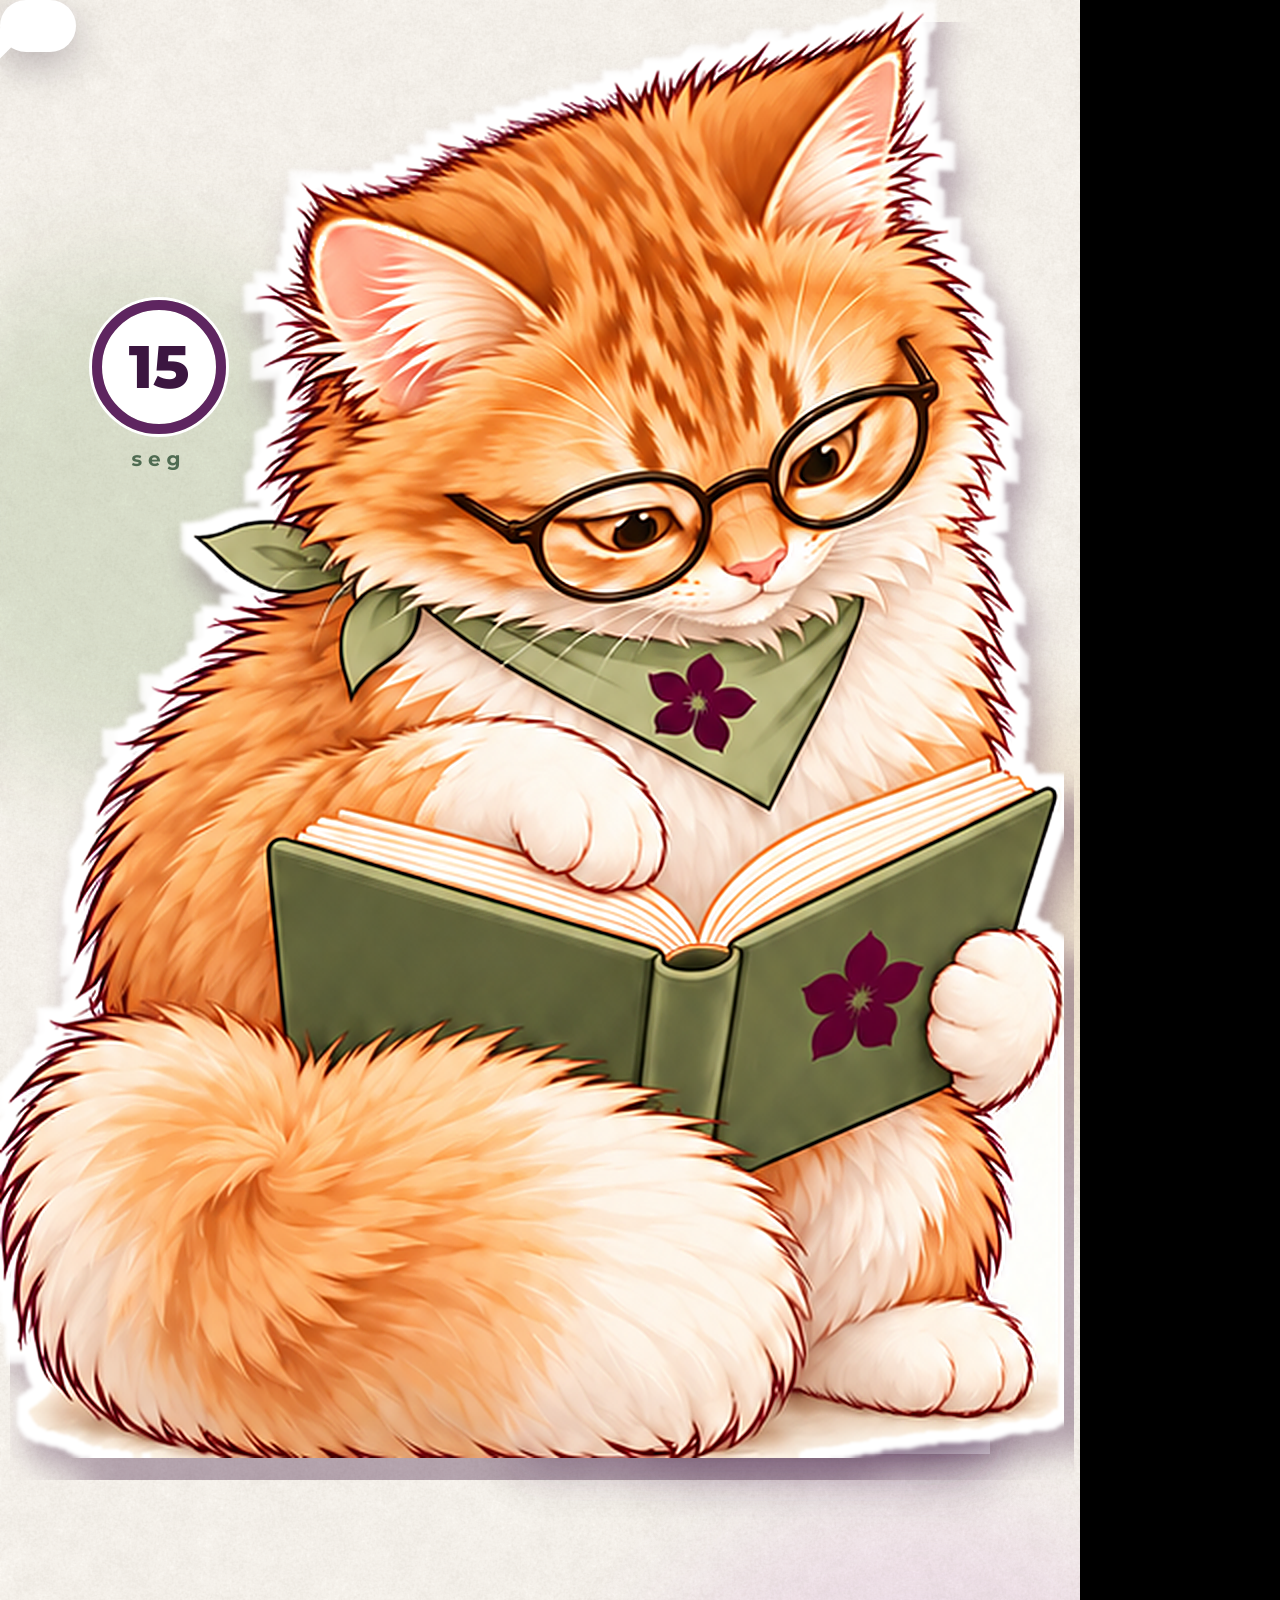
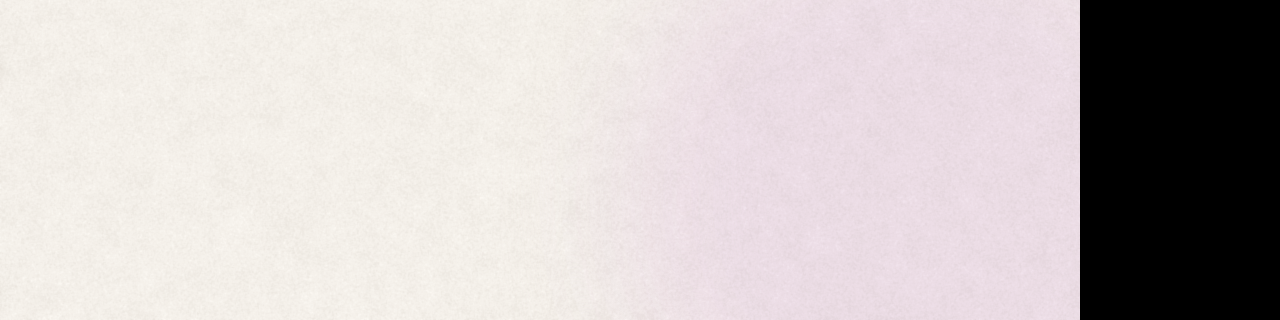
<file: prajim/_produccion/reels/r03_bach_en_15_segundos/index.html>
<!doctype html>
<html lang="es"><head><meta charset="utf-8">
<link rel="stylesheet" href="../../engine/lib.css">
<style>
  body { background: #FBF7F1; }
  #paper { position: absolute; inset: 0; z-index: 0; background: #FBF7F1; }
  #paper .blob { position: absolute; border-radius: 50%; filter: blur(60px); }
  #tex { position: absolute; inset: 0; z-index: 1; background: url('../../assets/texturas/papel.png'); opacity: .9; }
  #timer { position: absolute; left: 84px; top: 292px; width: 150px; height: 150px; z-index: 20; }
  #timer svg { position: absolute; inset: 0; }
  #timer .n { position: absolute; inset: 0; display: flex; align-items: center; justify-content: center; font-family: 'Montserrat'; font-weight: 800; font-size: 60px; color: #3B1640; }
  #timer .u { position: absolute; left: 0; right: 0; top: 156px; text-align: center; font-family: 'Montserrat'; font-weight: 700; font-size: 20px; letter-spacing: .3em; color: #4F6B52; }
  .chip { position: absolute; right: 84px; top: 330px; z-index: 20; background: #DDE3CF; color: #4F6B52; border-radius: 999px; padding: 16px 30px 14px;
          font-family: 'Montserrat'; font-weight: 700; font-size: 30px; letter-spacing: .2em; text-transform: uppercase; transform-origin: 100% 50%; }
  .seg { position: absolute; inset: 0; z-index: 10; display: none; }
  .big { position: absolute; left: 84px; right: 84px; font-family: 'Playfair Display'; color: #3B1640; line-height: 1.04; }
  .big em { color: #5E2560; font-style: italic; position: relative; }
  .small { position: absolute; left: 84px; right: 84px; font-family: 'Montserrat'; font-weight: 500; color: #4a3a48; line-height: 1.25; }
  .pol { position: absolute; background: #fff; padding: 20px 20px 74px; box-shadow: 0 24px 50px rgba(59,22,64,.22), 0 4px 10px rgba(59,22,64,.08); z-index: 8; }
  .pol img { display: block; width: 100%; height: 100%; object-fit: cover; }
  .pol .tape { position: absolute; top: -26px; left: 50%; width: 170px; height: 54px; margin-left: -85px; background: rgba(221,227,207,.85); transform: rotate(-3deg);
               box-shadow: 0 2px 4px rgba(0,0,0,.06); }
  .pol .cap { position: absolute; left: 0; right: 0; bottom: 18px; text-align: center; font-family: 'Playfair Display'; font-style: italic; font-size: 34px; color: #5E2560; }
  .emo-chip { position: absolute; padding: 18px 34px; border-radius: 999px; font-family: 'Playfair Display'; font-style: italic; font-size: 54px; color: #fff;
              box-shadow: 0 10px 24px rgba(59,22,64,.18); transform-origin: 50% 50%; white-space: nowrap; }
  .hl { position: absolute; height: 18px; background: #D9B77A; opacity: .55; border-radius: 9px; transform-origin: 0 50%; z-index: -1; }
  #catwrap { position: absolute; inset: 0; z-index: 30; }
  .bubble { z-index: 32; }
</style></head>
<body><div id="stage"></div>
<script src="../../engine/lib.js"></script>
<script>
const SP = '/tmp/claude-0/-home-user-trabajo-/e45aeb62-b827-5979-8a06-dcd1bae0709b/scratchpad/clips/r03/';
const st = document.getElementById('stage');
const b = k => 0.4989 * k;
const S = [0, b(3), b(7), b(11), b(16), b(20), b(24)];
const ZERO = 14.2, DUR = 15.5;

const paper = P.el('div', '', st); paper.id = 'paper';
const blobs = [['#DDE3CF', 520, -120, 260], ['#F1E3EC', 600, 620, 1500], ['#F3E7D3', 460, 760, 700]].map(([c, s, x, y]) => {
  const e = P.el('div', 'blob', paper); P.style(e, { background: c, width: s + 'px', height: s + 'px', left: x + 'px', top: y + 'px' }); return e;
});
P.el('div', '', st).id = 'tex';

// cronometro
const timer = P.el('div', '', st); timer.id = 'timer';
timer.innerHTML = `<svg viewBox="0 0 150 150"><circle cx="75" cy="75" r="70" fill="#fff"/><circle cx="75" cy="75" r="62" fill="none" stroke="#DDE3CF" stroke-width="10"/>
  <circle id="ring" cx="75" cy="75" r="62" fill="none" stroke="#5E2560" stroke-width="10" stroke-linecap="round" transform="rotate(-90 75 75)" pathLength="1" stroke-dasharray="1 1"/></svg>
  <div class="n">15</div><div class="u">seg</div>`;
const ring = timer.querySelector('#ring'), tnum = timer.querySelector('.n');
const chip = P.el('div', 'chip', st);

// polaroids con video
class Card {
  constructor(dir, n, x, y, w, h, rot, cap) {
    this.el = P.el('div', 'pol', st);
    P.style(this.el, { left: x + 'px', top: y + 'px', width: w + 40 + 'px', height: h + 94 + 'px' });
    this.img = P.el('img', '', this.el); P.style(this.img, { height: h + 'px' });
    P.el('div', 'tape', this.el);
    if (cap) P.el('div', 'cap', this.el, cap);
    this.dir = dir; this.n = n; this.rot = rot; this.x = x;
  }
  set(t, t0, t1, from = 1) {
    const on = t >= t0 - 0.02 && t < t1 + 0.4;
    this.el.style.display = on ? 'block' : 'none';
    if (!on) return;
    const kin = P.ease(t, t0, t0 + 0.45, 'outBack');
    const kout = P.ease(t, t1 - 0.05, t1 + 0.3, 'inCubic');
    const dx = (1 - kin) * 900 * from - kout * 1100 * from;
    const r = this.rot + (1 - kin) * 18 * from - kout * 10 * from + 1.2 * Math.sin((t - t0) * 1.3);
    const vel = Math.abs((1 - kin) - 0) * 0 + (kin < 0.98 ? (1 - kin) * 14 : 0) + kout * 16;
    this.el.style.transform = `translateX(${dx}px) rotate(${r}deg)`;
    this.el.style.filter = vel > 0.5 ? `blur(${vel}px)` : 'none';
    if (this.dir) {
      const i = P.clamp(Math.floor((t - t0) * 30), 0, this.n - 1);
      P.setSrc(this.img, this.dir.endsWith('.jpg') ? this.dir : this.dir + '/' + String(i).padStart(5, '0') + '.jpg');
    }
  }
}
const cards = [
  new Card(SP + 'orquidea', 120, 650, 985, 300, 375, 6, ''),
  new Card(SP + 'tulipan', 120, 570, 790, 400, 500, -6, ''),
  new Card(SP + 'wishbone', 120, 520, 820, 420, 525, 4, 'Inglaterra, 1930'),
  null,
  new Card(P.ASSETS + 'producto/frascos_sos_personalizado.jpg', 1, 150, 800, 470, 450, -4, 'tu mezcla'),
  new Card(SP + 'orquideas', 120, 520, 820, 420, 525, 5, ''),
];

// segmentos
const seg = [];
const mk = (html) => { const e = P.el('div', 'seg', st, html); seg.push(e); return e; };
// 0 gancho
const s0 = mk(`<div class="big" id="t0" style="top:470px;font-size:150px">Flores<br><em>de Bach</em></div>
  <div class="small" style="top:800px;font-size:40px;font-weight:600;letter-spacing:.04em" id="t0b">explicadas en</div>
  <div class="big" style="top:850px;font-size:96px;color:#fff;left:84px;right:auto" id="t0c"><span style="background:#5E2560;padding:4px 26px 12px;border-radius:18px;display:inline-block">15 segundos</span></div>`);
// 1 que son
const s1 = mk(`<div class="big" style="top:440px;font-size:380px;line-height:1;color:#5E2560;font-style:italic" id="n38">38</div>
  <div class="big" style="top:840px;font-size:84px;right:auto;width:520px" id="t1">esencias<br>de <em>flores</em></div>`);
// 2 quien
const s2 = mk(`<div class="big" style="top:470px;font-size:84px" id="t2a">Las creó el</div>
  <div class="big" style="top:560px;font-size:112px" id="t2b"><em>Dr. Edward Bach</em></div>
  <div class="small" style="top:720px;font-size:42px;right:auto;width:420px" id="t2c">en Inglaterra,<br>en los años 30</div>`);
// 3 para que
const s3 = mk(`<div class="big" style="top:470px;font-size:98px" id="t3">Acompañan tus<br><em>emociones</em></div>`);
const EMOS = [['miedo', '#5E2560', 130, 770], ['preocupación', '#4F6B52', 420, 760], ['soledad', '#C9A25E', 110, 905], ['tristeza', '#3B1640', 400, 900],
              ['impaciencia', '#7A3B7D', 650, 905], ['cansancio', '#4F6B52', 150, 1045], ['cambios', '#5E2560', 470, 1045]];
const emoEls = EMOS.map(([w, c, x, y]) => { const e = P.el('div', 'emo-chip', s3, w); P.style(e, { background: c, left: x + 'px', top: y + 'px' }); return e; });
// 4 como
const s4 = mk(`<div class="big" style="top:470px;font-size:104px" id="t4">Se toman<br>en <em>gotas</em></div>
  <div class="small" style="top:720px;font-size:44px;left:auto;right:84px;width:420px;text-align:right" id="t4b">en una mezcla<br>hecha para ti</div>
  <svg id="drop" style="position:absolute;left:760px;top:880px;width:180px;height:360px;z-index:12" viewBox="0 0 180 360">
    <rect x="62" y="0" width="56" height="70" rx="22" fill="#3B1640"/><rect x="72" y="66" width="36" height="16" fill="#2a0f2e"/>
    <path d="M78 82 L102 82 L98 200 Q90 222 82 200 Z" fill="rgba(255,255,255,.75)" stroke="#C9A25E" stroke-width="3"/>
    <path d="M84 150 L96 150 L95 198 Q90 210 85 198 Z" fill="#C98A3E" opacity=".8"/>
    <path id="dr" d="M90 232 C 84 244 80 252 80 258 a10 10 0 0 0 20 0 c0 -6 -4 -14 -10 -26z" fill="#C98A3E"/></svg>`);
// 5 importante
const s5 = mk(`<div class="big" style="top:470px;font-size:100px" id="t5">Son<br><em>complementarias</em></div>
  <div class="small" style="top:720px;font-size:42px;right:auto;width:440px" id="t5b">no reemplazan tratamientos médicos ni psicológicos</div>`);
// 6 cta
const s6 = mk(`<div class="big" style="top:470px;font-size:96px;text-align:center" id="t6">Tu consulta<br><em>personalizada</em></div>
  <div class="small" style="top:705px;text-align:center;font-size:40px;font-weight:600" id="t6b">a domicilio en San Javier y online</div>
  <div style="position:absolute;left:0;right:0;top:790px;text-align:center" id="pillw"><div class="wa-pill">${P.chatIcon('#fff')}<span>9 8794 6066</span></div></div>
  <div style="position:absolute;left:0;right:0;top:930px;text-align:center;font-family:'Cormorant Garamond';font-weight:600;font-size:52px;letter-spacing:.3em;color:#3B1640" id="brand">PRAJIM</div>`);

const W = {
  t0: P.splitWords(s0.querySelector('#t0')), t1: P.splitWords(s1.querySelector('#t1')), t2a: P.splitWords(s2.querySelector('#t2a')),
  t2b: P.splitWords(s2.querySelector('#t2b')), t3: P.splitWords(s3.querySelector('#t3')), t4: P.splitWords(s4.querySelector('#t4')),
  t5: P.splitWords(s5.querySelector('#t5')), t6: P.splitWords(s6.querySelector('#t6')),
};
const CHIPS = ['Flores de Bach', '¿Qué son?', '¿Quién?', '¿Para qué?', '¿Cómo?', 'Importante', '¿Quieres la tuya?'];
const fx = new P.FX(st, 25);
const catWrap = P.el('div', '', st); catWrap.id = 'catwrap';
const cat = new P.Cat(catWrap);
const bubble = P.el('div', 'bubble tail-right', st); const bubbleTxt = P.el('span', '', bubble);

const segAt = t => { let i = 0; for (let k = 0; k < S.length; k++) if (t >= S[k]) i = k; return i; };
const outOf = (t, i) => (i + 1 < S.length ? S[i + 1] : 99);
// salida de textos: deslizar a la izquierda con desenfoque
const exitStyle = (el, t, tEnd) => {
  const k = P.ease(t, tEnd - 0.18, tEnd, 'inCubic');
  el.style.transform = `translateX(${-160 * k}px)`; el.style.opacity = 1 - k; el.style.filter = k > 0.02 ? `blur(${k * 10}px)` : 'none';
};

window.renderFrame = async function (t) {
  fx.clear();
  blobs.forEach((e, i) => e.style.transform = `translate(${40 * Math.sin(t * 0.4 + i * 2)}px, ${30 * Math.cos(t * 0.35 + i)}px)`);
  // cronometro
  const frac = P.clamp(t / ZERO);
  const show = t < ZERO ? Math.ceil(15 * (1 - frac) - 1e-6) : 0;
  tnum.textContent = show;
  ring.style.strokeDashoffset = frac.toFixed(4);
  const sec = t * 15 / ZERO, pulse = Math.max(0, 1 - (sec - Math.floor(sec)) * 5);
  const tk = P.ease(t, -0.25, 0.1, 'outBack');
  const zp = P.env(t, ZERO, ZERO + 0.12, ZERO + 0.3, ZERO + 0.8);
  timer.style.transform = `scale(${tk * (1 + 0.06 * pulse * (t < ZERO ? 1 : 0) + 0.25 * zp)})`;
  ring.style.stroke = t >= ZERO ? '#D9B77A' : '#5E2560';

  const i = segAt(t);
  seg.forEach((e, k) => e.style.display = k === i ? 'block' : 'none');
  const t0 = S[i], t1 = outOf(t, i);
  // etiqueta
  chip.textContent = CHIPS[i];
  const ck = P.ease(t, i === 0 ? -0.3 : t0, (i === 0 ? -0.3 : t0) + 0.3, 'outBack');
  chip.style.transform = `scale(${ck})`; chip.style.opacity = P.clamp(ck * 2) * (1 - P.prog(t, t1 - 0.12, t1));
  // tarjetas
  cards.forEach((c, k) => { if (c) c.set(t, S[k] + 0.05, outOf(t, k) - 0.02, k % 2 ? -1 : 1); });

  const e = seg[i];
  if (i === 0) {
    P.maskIn(W.t0, t, -0.32, { stagger: 0.07, dur: 0.45, ease: 'outExpo' });
    const a = e.querySelector('#t0b'), c = e.querySelector('#t0c');
    a.style.opacity = P.prog(t, 0.05, 0.3);
    const ck2 = P.ease(t, 0.12, 0.47, 'outBack'); c.style.transform = `scale(${ck2}) rotate(${-3 * (1 - ck2)}deg)`; c.style.transformOrigin = '0 50%';
    exitStyle(e, t, t1);
  } else if (i === 1) {
    const n = Math.round(1 + 37 * P.ease(t, t0 + 0.05, t0 + 0.7, 'outCubic'));
    const nn = e.querySelector('#n38'); nn.textContent = n;
    nn.style.transform = `scale(${0.8 + 0.2 * P.ease(t, t0, t0 + 0.4, 'outBack') + 0.06 * P.env(t, t0 + 0.7, t0 + 0.8, t0 + 0.85, t0 + 1.1)})`;
    nn.style.transformOrigin = '0 70%';
    P.maskIn(W.t1, t, t0 + 0.55, { stagger: 0.07, dur: 0.45 });
    exitStyle(e, t, t1);
    if (t > t0 + 0.7) fx.burst(t, t0 + 0.72, 300, 640, 12, 3, { speed: 260, size: 11, color: '217,183,122', life: 0.9 });
  } else if (i === 2) {
    P.maskIn(W.t2a, t, t0 + 0.02, { stagger: 0.06, dur: 0.4 });
    P.maskIn(W.t2b, t, t0 + 0.25, { stagger: 0.08, dur: 0.5, ease: 'outExpo' });
    e.querySelector('#t2c').style.opacity = P.prog(t, t0 + 0.6, t0 + 0.9);
    exitStyle(e, t, t1);
  } else if (i === 3) {
    P.maskIn(W.t3, t, t0 + 0.02, { stagger: 0.07, dur: 0.45 });
    emoEls.forEach((c, k) => {
      const ta = t0 + 0.45 + k * 0.17;
      const kk = P.ease(t, ta, ta + 0.35, 'outBack');
      c.style.transform = `scale(${kk}) rotate(${(k % 2 ? 3 : -3) * (1 - kk) + Math.sin(t * 2 + k) * 1.2}deg) translateY(${Math.sin(t * 1.7 + k) * 5}px)`;
      c.style.opacity = P.clamp(kk * 2);
    });
    exitStyle(e, t, t1);
  } else if (i === 4) {
    P.maskIn(W.t4, t, t0 + 0.02, { stagger: 0.07, dur: 0.45 });
    e.querySelector('#t4b').style.opacity = P.prog(t, t0 + 0.5, t0 + 0.8);
    const d = e.querySelector('#drop'); d.style.transform = `translateY(${(1 - P.ease(t, t0 + 0.2, t0 + 0.6, 'outBack')) * -200}px)`;
    d.style.opacity = P.prog(t, t0 + 0.2, t0 + 0.4);
    const dr = e.querySelector('#dr');
    const cyc = ((t - t0 - 0.7) % 0.75 + 0.75) % 0.75;
    dr.style.transform = t > t0 + 0.7 ? `translateY(${cyc * cyc * 220}px)` : 'translateY(0)';
    dr.style.opacity = t > t0 + 0.7 ? 1 - P.prog(cyc, 0.55, 0.7) : 0;
    exitStyle(e, t, t1);
  } else if (i === 5) {
    P.maskIn(W.t5, t, t0 + 0.02, { stagger: 0.08, dur: 0.45 });
    e.querySelector('#t5b').style.opacity = P.prog(t, t0 + 0.45, t0 + 0.75);
    exitStyle(e, t, t1);
  } else if (i === 6) {
    P.maskIn(W.t6, t, t0 + 0.02, { stagger: 0.08, dur: 0.45, ease: 'outExpo' });
    e.querySelector('#t6b').style.opacity = P.prog(t, t0 + 0.45, t0 + 0.75);
    const pk = P.ease(t, t0 + 0.6, t0 + 1.0, 'outBack'); const pw = e.querySelector('.wa-pill');
    pw.style.transform = `scale(${pk})`; pw.style.opacity = P.clamp(pk * 2);
    e.querySelector('#brand').style.opacity = P.prog(t, t0 + 0.9, t0 + 1.3);
    if (t > ZERO) fx.burst(t, ZERO, 159, 367, 18, 5, { speed: 320, size: 13, color: '217,183,122', life: 1.1 });
  }

  // gatito
  const cIn = b(25) + 0.1;
  if (t >= cIn) {
    catWrap.style.display = 'block';
    const k = P.ease(t, cIn, cIn + 0.55, 'outBack');
    const y = 1920 - (1920 - 1010) * k;
    let face = 'normal';
    if (P.Cat.blinkAt(t, [cIn + 0.5])) face = 'blink';
    if (t >= ZERO) face = t < ZERO + 0.5 ? 'wink' : 'happy';
    const tA = ZERO - 0.85, tB = ZERO - 0.05;
    const mouth = P.Cat.talk(t, tA, tB);
    cat.set(t, { x: 560, y, scale: 0.4, face, mouth, tilt: 2 * Math.sin((t - cIn) * 2.3) });
    if (t >= tA - 0.1) {
      bubble.style.display = 'block';
      const bk = P.ease(t, tA - 0.1, tA + 0.2, 'outBack');
      P.typeText(bubbleTxt, '¡Justo a tiempo!', t, tA - 0.05, 22);
      P.style(bubble, { right: '450px', top: '1060px', transform: `scale(${bk})`, opacity: P.clamp(bk * 2), transformOrigin: '90% 100%' });
    } else bubble.style.display = 'none';
    if (t >= ZERO) fx.burst(t, ZERO + 0.05, 820, 1130, 12, 8, { speed: 240, size: 12, hearts: true, heartColor: '#E46A8C', life: 1.0 });
  } else { catWrap.style.display = 'none'; bubble.style.display = 'none'; }

  await P.waitAll();
};
</script></body></html>
</file>
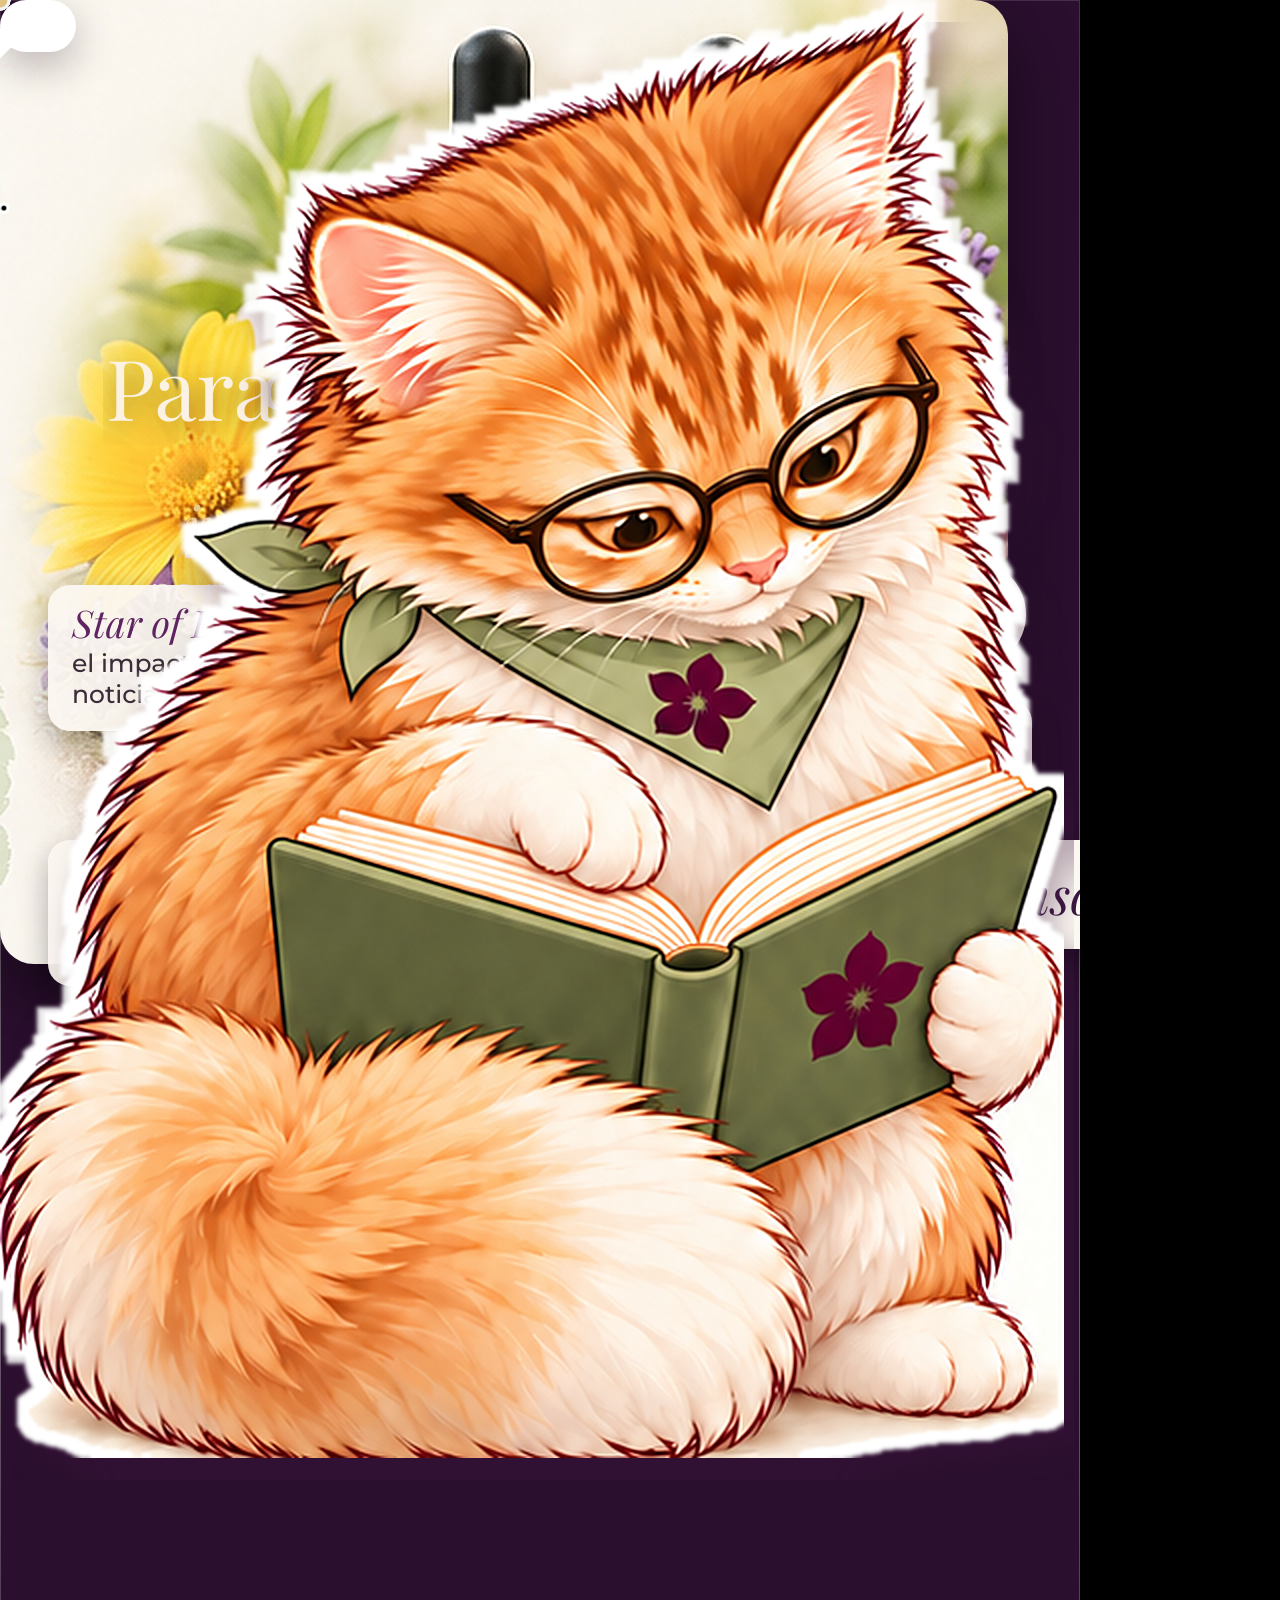
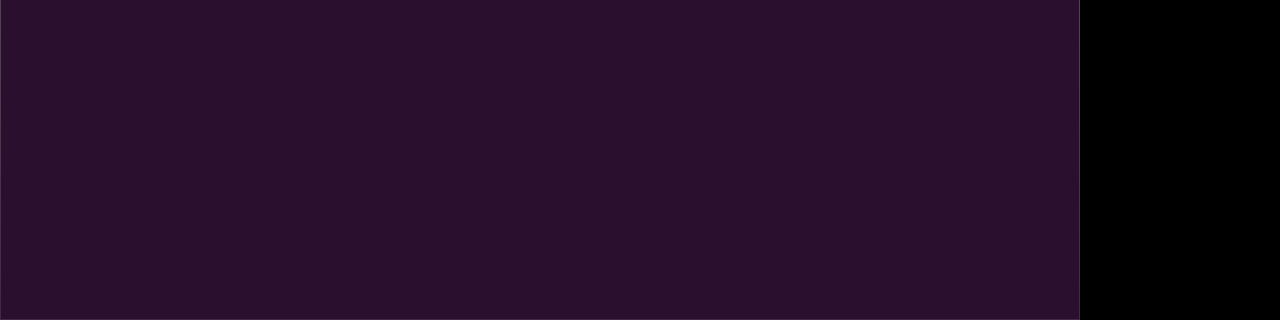
<file: prajim/_produccion/reels/r05_frasco_sos/index.html>
<!doctype html>
<html lang="es"><head><meta charset="utf-8">
<link rel="stylesheet" href="../../engine/lib.css">
<style>
  body { background: #2a0f2e; }
  #shade { position: absolute; inset: 0; z-index: 2; background: linear-gradient(180deg, rgba(42,15,46,.82), rgba(42,15,46,.55) 40%, rgba(42,15,46,.6) 70%, rgba(42,15,46,.85)); }
  #card { position: absolute; left: 0; top: 0; width: 1008px; height: 964px; z-index: 5; transform-origin: 0 0; border-radius: 34px; overflow: hidden;
          box-shadow: 0 30px 70px rgba(0,0,0,.45); }
  #card img { display: block; width: 1008px; height: 964px; }
  #spot { position: absolute; inset: 0; z-index: 6; pointer-events: none; }
  .t { position: absolute; left: 70px; right: 70px; z-index: 10; text-align: center; color: #FBF2E4; }
  .h { font-family: 'Playfair Display'; font-size: 100px; line-height: 1.04; text-shadow: 0 6px 30px rgba(0,0,0,.45); }
  .h em { color: #E8C987; }
  .lab { font-family: 'Montserrat'; font-weight: 600; font-size: 26px; letter-spacing: .32em; text-transform: uppercase; color: #E3C58E; }
  .co { position: absolute; z-index: 12; width: 360px; background: rgba(251,247,241,.95); border-radius: 22px; padding: 18px 24px 20px; box-shadow: 0 12px 30px rgba(0,0,0,.3); }
  .co .n { position: absolute; top: -18px; width: 40px; height: 40px; border-radius: 50%; background: #D9B77A; color: #3B1640; font-family: 'Montserrat'; font-weight: 800; font-size: 22px; display: flex; align-items: center; justify-content: center; }
  .co.l .n { right: -14px; } .co.r .n { left: -14px; }
  .co .fn { font-family: 'Playfair Display'; font-style: italic; font-size: 38px; color: #5E2560; line-height: 1.05; }
  .co .fd { font-family: 'Montserrat'; font-weight: 500; font-size: 25px; color: #3a2c38; margin-top: 6px; line-height: 1.25; }
  #lines { position: absolute; inset: 0; z-index: 11; pointer-events: none; }
  .chip { position: absolute; left: 50%; z-index: 12; transform-origin: 50% 50%; white-space: nowrap; background: #FBF7F1; color: #3B1640; border-radius: 999px; padding: 20px 40px;
          font-family: 'Playfair Display'; font-style: italic; font-size: 52px; box-shadow: 0 12px 28px rgba(0,0,0,.28); }
  #drop { position: absolute; left: 435px; top: 560px; width: 210px; height: 450px; z-index: 12; }
  #catwrap { position: absolute; inset: 0; z-index: 30; }
  .bubble { z-index: 32; }
</style></head>
<body><div id="stage"></div>
<script src="../../engine/lib.js"></script>
<script>
const SP = '/tmp/claude-0/-home-user-trabajo-/e45aeb62-b827-5979-8a06-dcd1bae0709b/scratchpad/clips/r05/';
const st = document.getElementById('stage');
const b = k => 0.023 + 0.8363 * k;
const T = { zoom: b(3), co: [b(4), b(5), b(6), b(7), b(8)], use: b(11), drops: b(16), cta: b(19), dur: 22.0 };
const bg = new P.Seq(st, SP + 'orq', { frames: 240, pingpong: true });
P.el('div', '', st).id = 'shade';
const card = P.el('div', '', st); card.id = 'card';
card.innerHTML = `<img src="${P.ASSETS}producto/frascos_sos_personalizado.jpg">`;
const spot = P.el('div', '', st); spot.id = 'spot';
const NS = 'http://www.w3.org/2000/svg';
const lines = document.createElementNS(NS, 'svg'); lines.id = 'lines'; lines.setAttribute('viewBox', '0 0 1080 1920'); st.appendChild(lines);

const hook = P.el('div', 't', st, `<div class="h">¿Qué lleva el<br>frasco <em>SOS</em>?</div>`); hook.style.top = '300px';
const hookW = P.splitWords(hook.firstChild);
const sub = P.el('div', 't', st, `<div class="lab">5 Flores de Bach</div><div style="font-family:'Playfair Display';font-size:52px;margin-top:10px;line-height:1.1">la combinación clásica<br>para <em style="color:#E8C987">momentos difíciles</em></div>`);
sub.style.top = '300px';
const subW = P.splitWords(sub.children[1]);

// llamadas: lado, y, nombre, descripcion, punto en el frasco (pantalla)
const CO = [
  ['l', 585, 'Star of Bethlehem', 'el impacto de una mala noticia', [455, 690]],
  ['r', 700, 'Rock Rose', 'el susto intenso', [628, 800]],
  ['l', 840, 'Impatiens', 'la tensión y la impaciencia', [450, 900]],
  ['r', 975, 'Cherry Plum', 'la sensación de desborde', [632, 1010]],
  ['l', 1100, 'Clematis', 'la desconexión, estar "en las nubes"', [452, 1110]],
].map(([side, y, n, d, pt], i) => {
  const e = P.el('div', 'co ' + side, st, `<div class="n">${i + 1}</div><div class="fn">${n}</div><div class="fd">${d}</div>`);
  P.style(e, { top: y + 'px', left: side === 'l' ? '48px' : '672px' });
  const ln = document.createElementNS(NS, 'path');
  ln.setAttribute('fill', 'none'); ln.setAttribute('stroke', '#E8C987'); ln.setAttribute('stroke-width', '3'); ln.setAttribute('pathLength', '1'); ln.setAttribute('stroke-dasharray', '1 1');
  lines.appendChild(ln);
  const dot = document.createElementNS(NS, 'circle'); dot.setAttribute('r', '9'); dot.setAttribute('fill', '#E8C987'); dot.setAttribute('stroke', '#fff'); dot.setAttribute('stroke-width', '3');
  lines.appendChild(dot);
  return { e, ln, dot, side, y, pt };
});

const useT = P.el('div', 't', st, `<div class="lab">¿Cuándo se usa?</div><div class="h" style="font-size:84px;margin-top:12px">Para acompañarte en…</div>`);
useT.style.top = '300px';
const useW = P.splitWords(useT.children[1]);
const CH = ['un día importante', 'una mala noticia', 'un momento muy tenso'].map((c, i) => { const e = P.el('div', 'chip', st, c); e.style.top = (560 + i * 140) + 'px'; return e; });

const dropT = P.el('div', 't', st, `<div class="h" style="font-size:96px">Se toma<br>en <em>gotas</em></div><div style="font-family:Montserrat;font-weight:500;font-size:34px;margin-top:24px;line-height:1.3;color:#F3E6D2">Es un acompañamiento complementario:<br>no reemplaza atención médica ni psicológica</div>`);
dropT.style.top = '300px';
const dropW = P.splitWords(dropT.children[0]);
const drop = document.createElementNS(NS, 'svg'); drop.id = 'drop'; drop.setAttribute('viewBox', '0 0 140 300');
drop.innerHTML = `<rect x="44" y="0" width="52" height="66" rx="20" fill="#2a1c22"/><rect x="54" y="62" width="32" height="14" fill="#1e1418"/>
  <path d="M58 76 L82 76 L78 190 Q70 212 62 190 Z" fill="rgba(255,255,255,.7)" stroke="#E8C987" stroke-width="3"/><path d="M63 140 L77 140 L76 188 Q70 200 64 188 Z" fill="#C98A3E"/>
  <path id="dd" d="M70 222 C64 234 60 242 60 248 a10 10 0 0 0 20 0 c0 -6 -4 -14 -10 -26z" fill="#E8C987"/>`;
st.appendChild(drop);

const cta = P.el('div', 't', st, `<div class="lab">Viene en tu consulta</div><div class="h" style="font-size:150px;margin-top:6px">$10.000</div>
  <div style="font-family:'Playfair Display';font-style:italic;font-size:54px;color:#E8C987;margin-top:4px">junto a tu frasco personalizado</div>
  <div style="margin-top:44px"><div class="wa-pill">${P.chatIcon('#fff')}<span>9 8794 6066</span></div></div>
  <div style="font-family:Montserrat;font-weight:600;font-size:30px;margin-top:26px;letter-spacing:.03em">Prajim · San Javier y online</div>`);
cta.style.top = '290px';
const fx = new P.FX(st, 20);
const catWrap = P.el('div', '', st); catWrap.id = 'catwrap';
const cat = new P.Cat(catWrap);
const bubble = P.el('div', 'bubble tail-right', st); const bubbleTxt = P.el('span', '', bubble);

// estados de la tarjeta (posicion y escala)
const S_IN = { x: 160, y: 590, s: 0.754 }, S_Z = { x: 120, y: 556, s: 0.86 }, S_LOW = { x: 290, y: 980, s: 0.5 };
const lerpS = (a, c, k) => ({ x: P.lerp(a.x, c.x, k), y: P.lerp(a.y, c.y, k), s: P.lerp(a.s, c.s, k) });

window.renderFrame = async function (t) {
  fx.clear();
  bg.set(t, 0.6);
  bg.img.style.filter = 'blur(14px) brightness(.9)';
  bg.img.style.transform = 'scale(1.15)';
  // tarjeta
  let S = S_IN, op = 1;
  const kin = P.ease(t, -0.25, 0.45, 'outCubic');
  if (t < T.zoom) S = { x: S_IN.x, y: S_IN.y + (1 - kin) * 300, s: S_IN.s };
  else if (t < T.use) S = lerpS(S_IN, S_Z, P.ease(t, T.zoom, T.zoom + 0.8, 'inOutCubic'));
  else if (t < T.drops) S = lerpS(S_Z, S_LOW, P.ease(t, T.use, T.use + 0.6, 'inOutCubic'));
  else { S = S_LOW; op = 1 - P.prog(t, T.drops, T.drops + 0.3); }
  card.style.opacity = P.clamp(kin * 1.5) * op;
  card.style.transform = `translate(${S.x}px, ${S.y}px) scale(${S.s})`;
  // foco sobre el frasco SOS durante las llamadas
  const sk = P.env(t, T.zoom + 0.3, T.zoom + 0.9, T.use - 0.3, T.use + 0.1);
  spot.style.background = `radial-gradient(ellipse 210px 420px at 540px 900px, rgba(0,0,0,0), rgba(20,6,22,${0.6 * sk}) 100%)`;
  // anillo de brillo en el gancho
  const hk = P.env(t, 0.6, 1.0, 2.0, 2.5);
  if (hk > 0) { fx.x.save(); fx.x.globalAlpha = hk * 0.9; fx.x.strokeStyle = '#E8C987'; fx.x.lineWidth = 4; fx.x.beginPath();
    fx.x.ellipse(S.x + 488 * S.s, S.y + 400 * S.s, 120 + 6 * Math.sin(t * 6), 330, 0, 0, Math.PI * 2); fx.x.stroke(); fx.x.restore(); }
  // textos
  hook.style.display = t < T.zoom + 0.1 ? 'block' : 'none';
  P.maskIn(hookW, t, -0.3, { stagger: 0.07, dur: 0.45, ease: 'outExpo', outAt: T.zoom - 0.3 });
  sub.style.display = t >= T.zoom && t < T.use ? 'block' : 'none';
  sub.firstChild.style.opacity = P.prog(t, T.zoom, T.zoom + 0.3) * (1 - P.prog(t, T.use - 0.3, T.use));
  P.maskIn(subW, t, T.zoom + 0.1, { stagger: 0.05, dur: 0.45, outAt: T.use - 0.35 });
  CO.forEach((c, i) => {
    const t0 = T.co[i];
    const on = t >= t0 - 0.05 && t < T.use;
    c.e.style.display = on ? 'block' : 'none';
    const k = P.ease(t, t0, t0 + 0.4, 'outBack'), ko = P.prog(t, T.use - 0.3, T.use);
    c.e.style.transform = `translateX(${(1 - k) * (c.side === 'l' ? -80 : 80)}px) scale(${0.85 + 0.15 * k})`;
    c.e.style.opacity = P.clamp(k * 2) * (1 - ko);
    // linea desde la tarjeta al frasco
    const ex = c.side === 'l' ? 48 + 360 : 672, ey = c.y + 50;
    const [px, py] = c.pt;
    c.ln.setAttribute('d', `M${ex} ${ey} C${(ex + px) / 2} ${ey} ${(ex + px) / 2} ${py} ${px} ${py}`);
    const lk = P.ease(t, t0 + 0.15, t0 + 0.55, 'inOutSine');
    c.ln.style.strokeDashoffset = 1 - lk; c.ln.style.opacity = on ? 1 - ko : 0;
    c.dot.setAttribute('cx', px); c.dot.setAttribute('cy', py);
    c.dot.style.opacity = on ? P.prog(t, t0 + 0.5, t0 + 0.6) * (1 - ko) : 0;
    if (t > t0 + 0.5 && t < T.use) fx.burst(t, t0 + 0.55, px, py, 8, 50 + i, { speed: 140, size: 9, color: '232,201,135', life: 0.7 });
  });
  // cuando se usa
  useT.style.display = t >= T.use && t < T.drops ? 'block' : 'none';
  useT.firstChild.style.opacity = P.prog(t, T.use, T.use + 0.3) * (1 - P.prog(t, T.drops - 0.25, T.drops));
  P.maskIn(useW, t, T.use + 0.1, { stagger: 0.06, dur: 0.45, outAt: T.drops - 0.3 });
  CH.forEach((c, i) => {
    const t0 = T.use + 0.6 + i * 0.84;
    c.style.display = t >= t0 - 0.02 && t < T.drops ? 'block' : 'none';
    const k = P.ease(t, t0, t0 + 0.4, 'outBack');
    c.style.transform = `translateX(-50%) scale(${k}) rotate(${(i % 2 ? 2 : -2) * (1 - k)}deg)`;
    c.style.opacity = P.clamp(k * 2) * (1 - P.prog(t, T.drops - 0.25, T.drops));
  });
  // gotas
  const dOn = t >= T.drops && t < T.cta;
  dropT.style.display = drop.style.display = dOn ? 'block' : 'none';
  if (dOn) {
    P.maskIn(dropW, t, T.drops + 0.05, { stagger: 0.07, dur: 0.45, ease: 'outExpo', outAt: T.cta - 0.3 });
    dropT.children[1].style.opacity = P.prog(t, T.drops + 0.5, T.drops + 0.8) * (1 - P.prog(t, T.cta - 0.3, T.cta));
    const dk = P.ease(t, T.drops + 0.2, T.drops + 0.6, 'outBack');
    drop.style.transform = `translateY(${(1 - dk) * -300 + 170}px)`; drop.style.opacity = P.clamp(dk * 2) * (1 - P.prog(t, T.cta - 0.3, T.cta));
    const dd = drop.querySelector('#dd'); const cyc = ((t - T.drops - 0.8) % 0.84 + 0.84) % 0.84;
    dd.style.transform = t > T.drops + 0.8 ? `translateY(${cyc * cyc * 260}px)` : 'none';
    dd.style.opacity = t > T.drops + 0.8 ? 1 - P.prog(cyc, 0.6, 0.75) : 0;
    if (t > T.drops + 0.8) { const n = Math.floor((t - T.drops - 0.8) / 0.84); const tl = T.drops + 0.8 + n * 0.84 + 0.62; if (t > tl) fx.burst(t, tl, 540, 1080, 8, 70 + n, { speed: 160, size: 8, color: '232,201,135', life: 0.6 }); }
  }
  // llamado
  const cOn = t >= T.cta;
  cta.style.display = cOn ? 'block' : 'none';
  if (cOn) {
    [...cta.children].forEach((e, j) => { const k = P.ease(t, T.cta + j * 0.15, T.cta + 0.45 + j * 0.15, 'outBack'); e.style.opacity = P.clamp(k * 1.5); e.style.transform = `translateY(${(1 - k) * 30}px)`; });
    fx.burst(t, T.cta + 0.25, 540, 420, 14, 3, { speed: 260, size: 12, color: '232,201,135', life: 1.0 });
  }
  fx.dust(t, 18, 23, { speed: 20, size: 3, alpha: 0.4, color: '255,225,170' });
  // gatito
  const cIn = b(21);
  catWrap.style.display = t >= cIn ? 'block' : 'none';
  if (t >= cIn) {
    const k = P.ease(t, cIn, cIn + 0.55, 'outBack');
    const y = 1920 - (1920 - 1060) * k;
    const tA = cIn + 0.6, tB = tA + 1.2, winkT = b(25);
    let face = 'normal';
    if (P.Cat.blinkAt(t, [cIn + 0.45])) face = 'blink';
    if (t >= winkT) face = t < winkT + 0.45 ? 'wink' : 'happy';
    cat.set(t, { x: 590, y, scale: 0.37, face, mouth: P.Cat.talk(t, tA, tB), tilt: 2 * Math.sin((t - cIn) * 2.4) });
    if (t >= winkT) fx.burst(t, winkT, 830, 1150, 12, 81, { speed: 220, size: 12, hearts: true, heartColor: '#E46A8C', life: 1.0 });
    if (t >= tA - 0.1) {
      bubble.style.display = 'block';
      const bk = P.ease(t, tA - 0.1, tA + 0.2, 'outBack');
      P.typeText(bubbleTxt, '¡Pregúntale a Claudia!', t, tA - 0.05, 22);
      P.style(bubble, { right: '420px', top: '1085px', transform: `scale(${bk})`, opacity: P.clamp(bk * 2), transformOrigin: '90% 100%' });
    } else bubble.style.display = 'none';
  } else bubble.style.display = 'none';
  await P.waitAll();
};
</script></body></html>
</file>
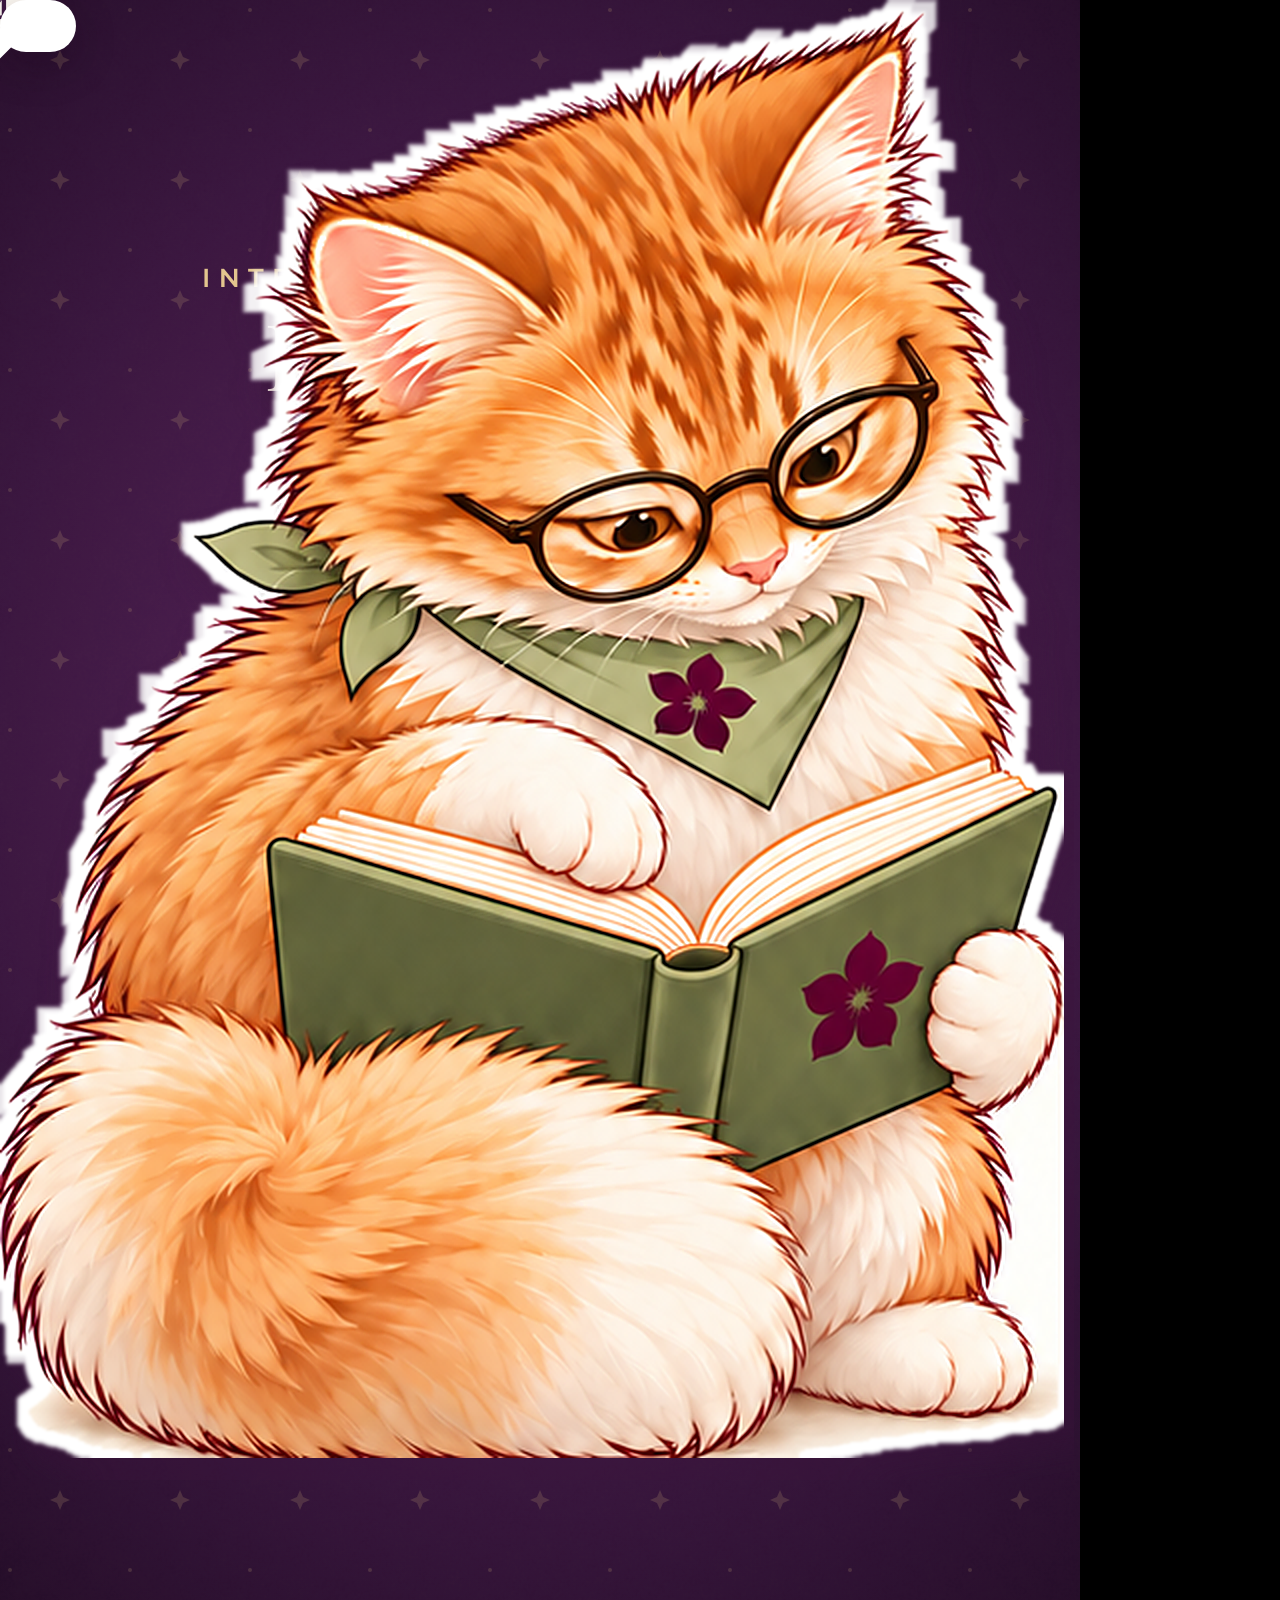
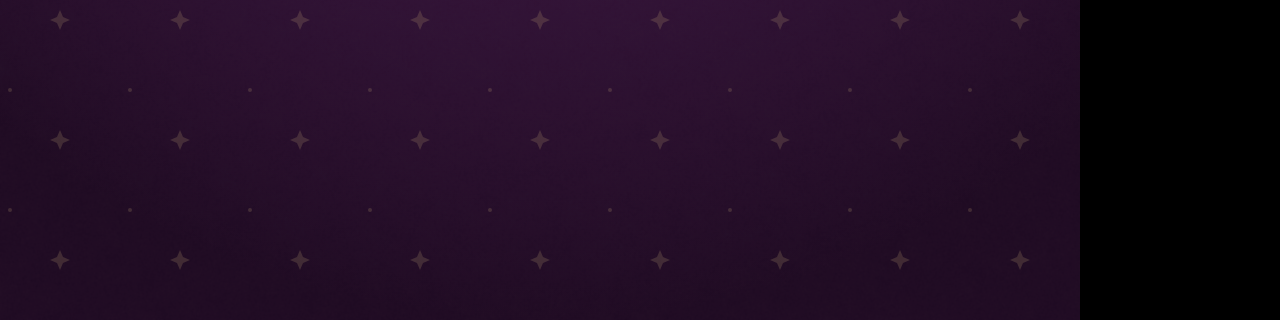
<file: prajim/_produccion/reels/r07_elige_tu_flor/index.html>
<!doctype html>
<html lang="es"><head><meta charset="utf-8">
<link rel="stylesheet" href="../../engine/lib.css">
<style>
  body { background: #2a0f2e; }
  #bg { position: absolute; inset: 0; z-index: 0; background: radial-gradient(ellipse 90% 60% at 50% 40%, #5E2560, #3B1640 55%, #1e0a22); }
  #pattern { position: absolute; inset: 0; z-index: 1; opacity: .16; }
  #tex { position: absolute; inset: 0; z-index: 1; background: url('../../assets/texturas/papel.png'); opacity: .5; mix-blend-mode: screen; }
  .arch { position: absolute; z-index: 5; transform-origin: 50% 50%; }
  .arch .in { position: absolute; inset: 0; border-radius: 999px 999px 18px 18px; overflow: hidden; background: #1e0a22; }
  .arch .in img { width: 100%; height: 100%; object-fit: cover; display: block; }
  .arch .ring { position: absolute; inset: -12px; border-radius: 999px 999px 26px 26px; border: 3px solid #D9B77A; }
  .arch .ring2 { position: absolute; inset: -22px; border-radius: 999px 999px 32px 32px; border: 1.5px solid rgba(217,183,122,.55); }
  .arch .num { position: absolute; left: 50%; bottom: -44px; width: 88px; height: 88px; margin-left: -44px; border-radius: 50%; background: #FBF7F1;
               border: 3px solid #D9B77A; display: flex; align-items: center; justify-content: center; font-family: 'Playfair Display'; font-size: 54px; color: #3B1640; }
  .arch .veil { position: absolute; inset: 0; border-radius: 999px 999px 18px 18px; background: linear-gradient(180deg, rgba(59,22,64,.0), rgba(59,22,64,.25)); }
  .t { position: absolute; left: 70px; right: 70px; z-index: 10; text-align: center; color: #FBF2E4; }
  .lab { font-family: 'Montserrat'; font-weight: 600; font-size: 26px; letter-spacing: .32em; text-transform: uppercase; color: #E3C58E; }
  .h { font-family: 'Playfair Display'; font-size: 92px; line-height: 1.04; text-shadow: 0 6px 30px rgba(0,0,0,.4); }
  .h em { color: #E8C987; }
  .word { font-family: 'Playfair Display'; font-style: italic; font-size: 118px; color: #E8C987; line-height: 1; }
  .msg { font-family: 'Playfair Display'; font-size: 54px; line-height: 1.14; }
  .bach { font-family: 'Montserrat'; font-weight: 500; font-size: 30px; color: #E3C58E; letter-spacing: .02em; }
  .pause { display: inline-flex; align-items: center; gap: 16px; background: rgba(251,247,241,.12); border: 2px solid rgba(217,183,122,.6); border-radius: 999px; padding: 14px 30px;
           font-family: 'Montserrat'; font-weight: 700; font-size: 34px; letter-spacing: .06em; }
  .pause i { display: inline-block; width: 11px; height: 34px; background: #E8C987; border-radius: 3px; margin-right: 6px; }
  #catwrap { position: absolute; inset: 0; z-index: 30; }
  .bubble { z-index: 32; }
  #flash { position: absolute; inset: 0; z-index: 40; background: radial-gradient(circle, rgba(255,230,180,.9), rgba(255,200,140,0) 70%); opacity: 0; mix-blend-mode: screen; }
</style></head>
<body><div id="stage">
  <div id="bg"></div>
  <svg id="pattern" viewBox="0 0 1080 1920"><defs><pattern id="pp" width="120" height="120" patternUnits="userSpaceOnUse"><path d="M60 50 l3 7 7 3 -7 3 -3 7 -3 -7 -7 -3 7 -3z" fill="#E8C987"/><circle cx="10" cy="10" r="2" fill="#E8C987"/></pattern></defs><rect width="1080" height="1920" fill="url(#pp)"/></svg>
  <div id="tex"></div>
</div>
<script src="../../engine/lib.js"></script>
<script>
const SP = '/tmp/claude-0/-home-user-trabajo-/e45aeb62-b827-5979-8a06-dcd1bae0709b/scratchpad/clips/r07/';
const st = document.getElementById('stage');
const b = k => 0.9985 * k;
const R0 = 4.5, RD = 2.75, CTA = R0 + 4 * RD, DUR = 22.0;
const FL = [
  { word: 'Confianza', msg: 'Confía en lo que<br>ya sabes hacer.', bach: 'En Flores de Bach la acompaña <b>Larch</b>' },
  { word: 'Calma', msg: 'No todo tiene<br>que ser hoy.', bach: 'En Flores de Bach la acompaña <b>Impatiens</b>' },
  { word: 'Soltar', msg: 'Lo que pasó ya no<br>define tu día.', bach: 'En Flores de Bach lo acompaña <b>Honeysuckle</b>' },
  { word: 'Cambio', msg: 'Los cambios también<br>traen cosas buenas.', bach: 'En Flores de Bach lo acompaña <b>Walnut</b>' },
];
// posiciones en la grilla 2x2
const GRID = [[115, 505], [595, 505], [115, 905], [595, 905]];
const AW = 370, AH = 330;
const arches = FL.map((f, i) => {
  const a = P.el('div', 'arch', st);
  a.innerHTML = `<div class="ring2"></div><div class="ring"></div><div class="in"><img></div><div class="veil"></div><div class="num">${i + 1}</div>`;
  a.img = a.querySelector('img'); a._dir = SP + 'f' + (i + 1) + '/';
  return a;
});
const hook = P.el('div', 't', st, `<div class="lab">Interactivo · Flores de Bach</div><div class="h" style="margin-top:12px">Elige una flor<br><em>sin pensarlo</em></div>`);
hook.style.top = '262px';
const hookW = P.splitWords(hook.querySelector('.h'));
const pause = P.el('div', 't', st, `<div class="pause"><span><i></i><i></i></span><span>Pausa y elige</span></div>`);
pause.style.top = '1290px'; pause.style.display = 'none';
const count = P.el('div', 't', st); P.style(count, { top: '600px', fontFamily: 'Playfair Display', fontSize: '300px', color: '#E8C987', zIndex: 12, textShadow: '0 10px 40px rgba(0,0,0,.5)' });
// textos de revelado
const rv = FL.map((f, i) => {
  const w = P.el('div', 't', st, `<div class="word">${f.word}</div><div class="msg" style="margin-top:18px">${f.msg}</div><div class="bach" style="margin-top:20px">${f.bach}</div>`);
  w.style.top = '900px'; w.style.display = 'none';
  w._w = P.splitWords(w.querySelector('.msg'));
  w._word = P.splitChars(w.querySelector('.word'));
  return w;
});
const ctaT = P.el('div', 't', st, `<div class="h">¿Cuál te <em>tocó</em>?</div><div class="msg" style="margin-top:22px;font-size:46px">Comenta tu número y envíaselo<br>a quien necesite su mensaje</div>`);
ctaT.style.top = '300px'; ctaT.style.display = 'none';
const ctaW = P.splitWords(ctaT.querySelector('.h'));
const brand = P.el('div', 't', st, `<div style="font-family:'Cormorant Garamond';font-weight:600;font-size:64px;letter-spacing:.3em;padding-left:.3em">PRAJIM</div><div style="margin-top:14px"><div class="wa-pill" style="font-size:48px;padding:16px 36px 16px 24px">${P.chatIcon('#fff')}<span>9 8794 6066</span></div></div>`);
brand.style.top = '585px'; brand.style.display = 'none';
const fx = new P.FX(st, 20);
const catWrap = P.el('div', '', st); catWrap.id = 'catwrap';
const cat = new P.Cat(catWrap);
const bubble = P.el('div', 'bubble tail-right', st); const bubbleTxt = P.el('span', '', bubble);
const flash = P.el('div', '', st); flash.id = 'flash';

window.renderFrame = async function (t) {
  fx.clear();
  // fondo con estrellas que respiran
  document.getElementById('pattern').style.opacity = 0.12 + 0.05 * Math.sin(t * 1.5);
  // gancho
  const hOut = R0 - 0.3;
  hook.style.display = t < R0 ? 'block' : 'none';
  P.maskIn(hookW, t, -0.32, { stagger: 0.06, dur: 0.45, ease: 'outExpo', outAt: hOut });
  hook.querySelector('.lab').style.opacity = 1 - P.prog(t, hOut, hOut + 0.25);
  // pausa + cuenta regresiva
  pause.style.display = t > 1.0 && t < R0 ? 'block' : 'none';
  const pk = P.ease(t, 1.1, 1.5, 'outBack'); pause.firstChild.style.transform = `scale(${pk})`; pause.style.opacity = 1 - P.prog(t, hOut, hOut + 0.2);
  const cd = t >= 2.0 && t < R0 - 0.05 ? 3 - Math.floor((t - 2.0) / 0.83) : null;
  count.style.display = cd && cd > 0 ? 'block' : 'none';
  if (cd && cd > 0) { const ph = ((t - 2.0) / 0.83) % 1; count.textContent = cd; count.style.transform = `scale(${1.4 - 0.4 * P.E.outBack(P.clamp(ph * 3))})`; count.style.opacity = (1 - P.prog(ph, 0.7, 1)) * 0.95; }

  // revelados
  let ri = -1; for (let k = 0; k < 4; k++) if (t >= R0 + k * RD && t < R0 + (k + 1) * RD) ri = k;
  arches.forEach((a, i) => {
    // aparicion en la grilla
    const ka = P.ease(t, 0.15 + i * 0.12, 0.6 + i * 0.12, 'outBack');
    let x = GRID[i][0], y = GRID[i][1], w = AW, h = AH, op = P.clamp(ka * 2), sc = ka;
    // levitacion suave
    y += 6 * Math.sin(t * 1.6 + i * 1.3);
    // durante la cuenta: brillo alterno
    const glow = t > 1.2 && t < R0 ? P.env(((t * 2.4 - i * 0.6) % 4 + 4) % 4, 0, 0.3, 0.6, 1.2) : 0;
    a.querySelector('.ring').style.boxShadow = `0 0 ${10 + 40 * glow}px rgba(232,201,135,${0.3 + 0.6 * glow})`;
    if (t >= R0 - 0.3 && t < CTA) {
      // cada carta se agranda en su turno; las demas se esconden
      const tk = R0 + Math.max(0, ri) * RD;
      if (ri === i) {
        const k = P.ease(t, tk - 0.05, tk + 0.55, 'inOutCubic');
        x = P.lerp(GRID[i][0], 250, k); y = P.lerp(GRID[i][1], 330, k); w = P.lerp(AW, 580, k); h = P.lerp(AH, 540, k);
        const ko = P.ease(t, tk + RD - 0.3, tk + RD, 'inCubic');
        op = 1 - ko; sc = 1 - 0.15 * ko;
      } else {
        const k = P.ease(t, R0 - 0.3, R0, 'inCubic');
        op = 1 - k; sc = 1 - 0.2 * k;
      }
    }
    if (t >= CTA - 0.05) {
      // vuelven pequenas abajo como recordatorio
      const k = P.ease(t, CTA, CTA + 0.6 + i * 0.08, 'outBack');
      x = 75 + i * 240; y = 815; w = 210; h = 200; op = P.clamp(k * 2); sc = k;
    }
    P.style(a, { left: x + 'px', top: y + 'px', width: w + 'px', height: h + 'px', opacity: op, transform: `scale(${sc})` });
    a.querySelector('.num').style.transform = `scale(${w / AW > 1.2 ? 1.25 : (w < 250 ? 0.8 : 1)})`;
    const fi = Math.floor(t * 30) % 180;
    P.setSrc(a.img, a._dir + String(fi).padStart(5, '0') + '.jpg');
  });
  rv.forEach((r, i) => {
    const t0 = R0 + i * RD, t1 = t0 + RD;
    const on = t >= t0 && t < t1;
    r.style.display = on ? 'block' : 'none';
    if (!on) return;
    P.blurIn(r._word, t, t0 + 0.4, { stagger: 0.04, dur: 0.4, blur: 12, dy: 20 });
    P.maskIn(r._w, t, t0 + 0.7, { stagger: 0.05, dur: 0.45, outAt: t1 - 0.3 });
    r.querySelector('.word').style.opacity = 1 - P.prog(t, t1 - 0.3, t1);
    r.querySelector('.bach').style.opacity = P.prog(t, t0 + 1.1, t0 + 1.4) * (1 - P.prog(t, t1 - 0.3, t1));
    fx.burst(t, t0 + 0.45, 540, 520, 16, 30 + i, { speed: 320, size: 13, color: '232,201,135', life: 1.2 });
  });
  flash.style.opacity = 0.5 * Math.max(0, ...[0, 1, 2, 3].map(k => P.env(t, R0 + k * RD + 0.3, R0 + k * RD + 0.42, R0 + k * RD + 0.45, R0 + k * RD + 0.8)));
  // llamado
  const cOn = t >= CTA;
  ctaT.style.display = brand.style.display = cOn ? 'block' : 'none';
  if (cOn) {
    P.maskIn(ctaW, t, CTA + 0.05, { stagger: 0.07, dur: 0.5, ease: 'outExpo' });
    ctaT.querySelector('.msg').style.opacity = P.prog(t, CTA + 0.5, CTA + 0.85);
    const bk = P.ease(t, CTA + 1.6, CTA + 2.1, 'outBack'); brand.style.opacity = P.clamp(bk * 2); brand.style.transform = `scale(${0.85 + 0.15 * bk})`;
  }
  fx.dust(t, 22, 17, { speed: 22, size: 3.2, alpha: 0.45, color: '255,225,170' });
  // gatito
  const cIn = CTA + 2.2;
  catWrap.style.display = t >= cIn ? 'block' : 'none';
  if (t >= cIn) {
    const k = P.ease(t, cIn, cIn + 0.55, 'outBack');
    const y = 1920 - (1920 - 1085) * k;
    const tA = cIn + 0.6, tB = tA + 1.2, winkT = DUR - 1.2;
    let face = 'normal';
    if (t >= winkT) face = t < winkT + 0.45 ? 'wink' : 'happy';
    cat.set(t, { x: 560, y, scale: 0.36, face, mouth: P.Cat.talk(t, tA, tB), tilt: 2 * Math.sin((t - cIn) * 2.4) });
    if (t >= winkT) fx.burst(t, winkT, 800, 1180, 12, 41, { speed: 220, size: 12, hearts: true, heartColor: '#E46A8C', life: 1.0 });
    if (t >= tA - 0.1) {
      bubble.style.display = 'block';
      const bk = P.ease(t, tA - 0.1, tA + 0.2, 'outBack');
      P.typeText(bubbleTxt, '¡A mí me tocó la 2!', t, tA - 0.05, 20);
      P.style(bubble, { right: '450px', top: '1105px', transform: `scale(${bk})`, opacity: P.clamp(bk * 2), transformOrigin: '90% 100%' });
    } else bubble.style.display = 'none';
  } else bubble.style.display = 'none';
  await P.waitAll();
};
</script></body></html>
</file>
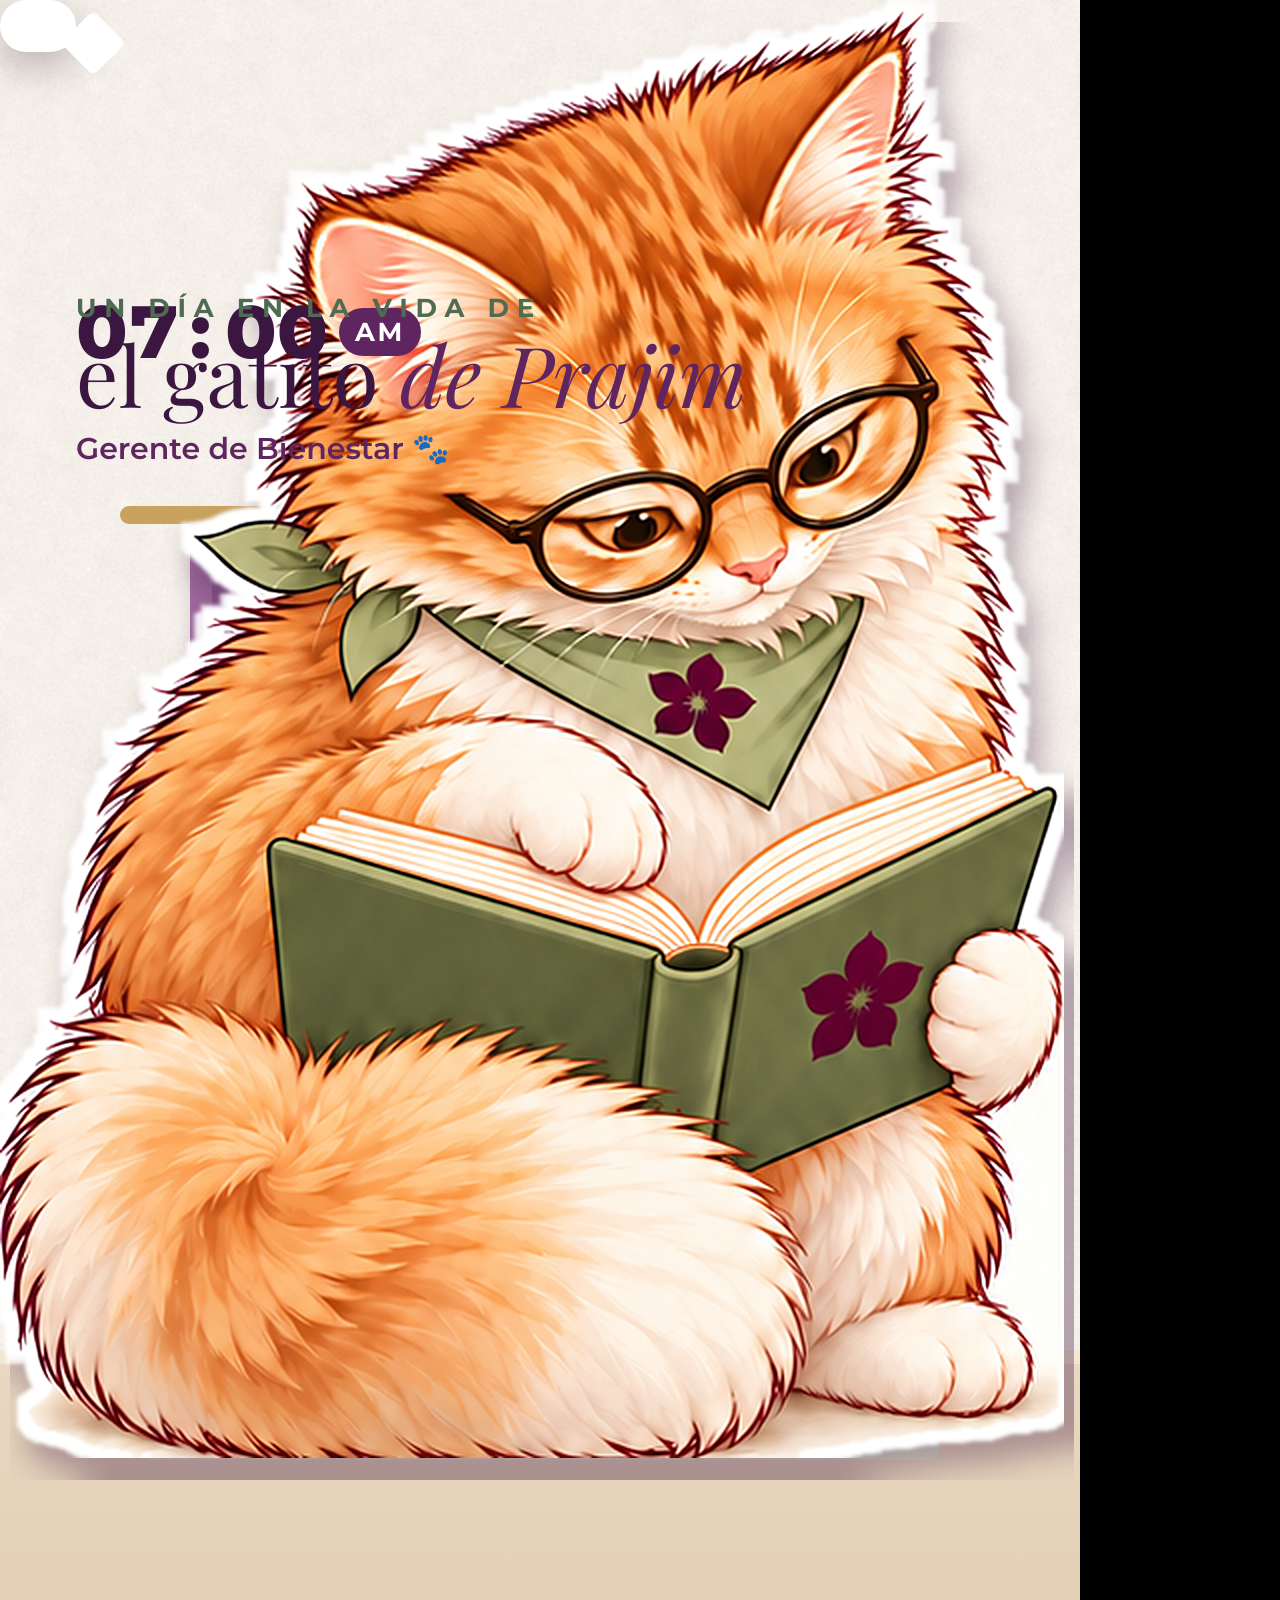
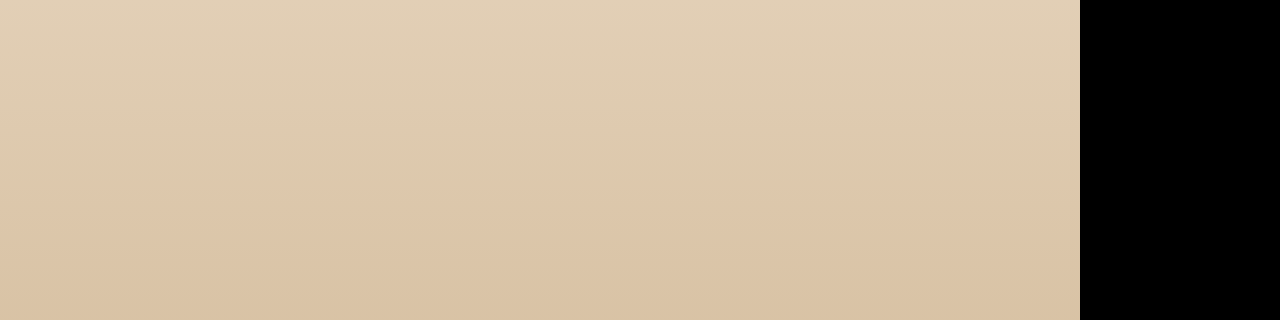
<file: prajim/_produccion/reels/r08_dia_del_gatito/index.html>
<!doctype html>
<html lang="es"><head><meta charset="utf-8">
<link rel="stylesheet" href="../../engine/lib.css">
<style>
  body { background: #FBF7F1; }
  #wall { position: absolute; inset: 0; z-index: 0; }
  #wallTex { position: absolute; inset: 0; z-index: 1; background: url('../../assets/texturas/papel.png'); opacity: .8; }
  #win { position: absolute; left: 250px; top: 560px; width: 580px; height: 700px; z-index: 2; }
  #win .sky { position: absolute; left: 30px; top: 30px; right: 30px; bottom: 30px; border-radius: 260px 260px 0 0; overflow: hidden; }
  #win .frame { position: absolute; inset: 0; border-radius: 290px 290px 0 0; border: 30px solid #fffaf2; box-shadow: 0 10px 30px rgba(59,22,64,.12), inset 0 0 0 4px #e9dccb; }
  #win .mull { position: absolute; left: 50%; top: 30px; bottom: 30px; width: 16px; margin-left: -8px; background: #fffaf2; }
  #win .mullh { position: absolute; left: 30px; right: 30px; top: 330px; height: 16px; background: #fffaf2; }
  .sun { position: absolute; border-radius: 50%; }
  .cloud { position: absolute; background: rgba(255,255,255,.85); border-radius: 60px; filter: blur(1px); }
  #curtL, #curtR { position: absolute; top: 520px; width: 120px; height: 820px; z-index: 3; opacity: .82; background: repeating-linear-gradient(90deg, #8a4c8c 0 22px, #6e3471 22px 40px); border-radius: 0 0 46px 46px; box-shadow: 0 8px 20px rgba(59,22,64,.15); }
  #curtL { left: 190px; transform-origin: 0 0; } #curtR { right: 190px; transform-origin: 100% 0; }
  #rod { position: absolute; left: 120px; right: 120px; top: 506px; height: 18px; border-radius: 9px; background: #C9A25E; z-index: 4; }
  #table { position: absolute; left: -20px; right: -20px; top: 1350px; bottom: -20px; z-index: 5; background: linear-gradient(180deg, #e9d8c2, #d8c2a4); border-top: 14px solid #f3e6d3; }
  #cloth { position: absolute; left: 140px; right: 140px; top: 1340px; height: 120px; z-index: 6; background: #DDE3CF; border-radius: 12px; opacity: .9; }
  #props { position: absolute; inset: 0; z-index: 7; }
  #catwrap { position: absolute; inset: 0; z-index: 10; }
  #over { position: absolute; inset: 0; z-index: 14; pointer-events: none; }
  #clock { position: absolute; left: 76px; top: 286px; z-index: 20; display: flex; align-items: center; gap: 14px; }
  #clock .d { font-family: 'Montserrat'; font-weight: 800; font-size: 74px; color: #3B1640; height: 92px; overflow: hidden; line-height: 92px; font-variant-numeric: tabular-nums; }
  #hh, #mm { width: 100px; text-align: center; }
  #clock .d span { display: block; }
  #clock .ap { font-family: 'Montserrat'; font-weight: 700; font-size: 26px; background: #5E2560; color: #fff; border-radius: 999px; padding: 8px 16px; letter-spacing: .1em; }
  #cap { position: absolute; left: 76px; right: 76px; top: 392px; z-index: 20; font-family: 'Playfair Display'; font-size: 62px; line-height: 1.08; color: #3B1640; }
  #cap em { color: #5E2560; }
  #cap small { display: block; font-family: 'Montserrat'; font-size: 32px; color: #4F6B52; font-weight: 600; margin-top: 10px; }
  #hook { position: absolute; left: 76px; right: 76px; top: 292px; z-index: 21; }
  .bubble { z-index: 24; font-size: 48px; }
  #endc { position: absolute; inset: 0; z-index: 22; display: none; }
  #dim { position: absolute; inset: 0; z-index: 9; background: #1f0f2e; opacity: 0; }
  #flash { position: absolute; inset: 0; z-index: 40; background: #fff; opacity: 0; }
</style></head>
<body><div id="stage">
  <div id="wall"></div><div id="wallTex"></div>
  <div id="win"><div class="sky"><div class="sun" id="sun"></div><div class="cloud" id="c1" style="width:180px;height:60px"></div><div class="cloud" id="c2" style="width:130px;height:46px"></div><div id="stars" style="position:absolute;inset:0"></div></div><div class="mull"></div><div class="mullh"></div><div class="frame"></div></div>
  <div id="curtL"></div><div id="curtR"></div><div id="rod"></div>
  <div id="table"></div><div id="cloth"></div>
  <div id="props"></div>
  <div id="dim"></div><div id="catwrap"></div>
  <div id="over"></div>
  <div id="clock"><div class="d" id="hh"><span>07</span></div><div class="d">:</div><div class="d" id="mm"><span>00</span></div><div class="ap" id="ap">AM</div></div>
  <div id="cap"></div>
  <div id="hook"></div>
  <div id="endc"></div>
  <div id="flash"></div>
</div>
<script src="../../engine/lib.js"></script>
<script src="../../engine/botanica.js"></script>
<script src="beats.js"></script>
<script>
const st = document.getElementById('stage');
const BB = window.BEATS; const b = k => BB[k];
const SC = [
  { k: 0, h: '07', m: '00', ap: 'AM', cap: 'Me despierto <em>llena</em> de energía', capFix: 'Me despierto <em>lleno</em> de energía', sm: '',
    sky: ['#f6b9a9', '#f9dca8', '#fde9c9'], wall: ['#fbefe4', '#f5e3d6'], sun: [0.5, 0.82, '#ffd28a'], cur: 0.25 },
  { k: 4, h: '08', m: '30', ap: 'AM', capFix: 'Reviso la agenda <em>de Claudia</em>', sm: 'hay horas a domicilio y online',
    sky: ['#bfe0ef', '#e3f0ee', '#f7f1df'], wall: ['#fbf3ea', '#f3e9dd'], sun: [0.72, 0.42, '#ffe7a8'], cur: 0 },
  { k: 8, h: '10', m: '00', ap: 'AM', capFix: 'Estudio las <em>38 flores</em>', sm: 'hoy toca: Impatiens',
    sky: ['#9fd0ea', '#cfe7ef', '#eef6ef'], wall: ['#f8f4ec', '#efe9dc'], sun: [0.78, 0.22, '#fff1c2'], cur: 0 },
  { k: 12, h: '13', m: '00', ap: 'PM', capFix: 'Siesta <em>obligatoria</em>', sm: '(no negociable)',
    sky: ['#d9c3a3', '#e8d6b8', '#efe1c8'], wall: ['#efe2d2', '#e3d2bf'], sun: [0.5, 0.12, '#ffe1a0'], cur: 0.85 },
  { k: 16, h: '16', m: '00', ap: 'PM', capFix: 'Superviso las <em>consultas online</em>', sm: '(solo miro, no opino)',
    sky: ['#f6cf95', '#f8dfb0', '#fbecd0'], wall: ['#fbf0e2', '#f3e2cc'], sun: [0.3, 0.45, '#ffcf7a'], cur: 0 },
  { k: 20, h: '19', m: '00', ap: 'PM', capFix: 'Te recuerdo que la consulta <em>está a $10.000</em>', sm: '',
    sky: ['#7b3f78', '#d9767a', '#f4b07a'], wall: ['#f3e1d8', '#e8cfc6'], sun: [0.25, 0.86, '#ffb070'], cur: 0.1 },
  { k: 24, h: '21', m: '00', ap: 'PM', capFix: 'A dormir. Mañana, <em>más bienestar</em>', sm: '',
    sky: ['#1f0f2e', '#3B1640', '#5E2560'], wall: ['#e2d3dc', '#d6c3cf'], sun: [0.7, 0.3, '#f6efd9'], cur: 0.35 },
];
const TEND = b(30);
SC.forEach((s, i) => { s.t = b(s.k); s.t1 = i + 1 < SC.length ? b(SC[i + 1].k) : TEND; });

const wall = document.getElementById('wall'), sky = document.querySelector('#win .sky'), sun = document.getElementById('sun');
const c1 = document.getElementById('c1'), c2 = document.getElementById('c2'), stars = document.getElementById('stars');
const curtL = document.getElementById('curtL'), curtR = document.getElementById('curtR');
const cap = document.getElementById('cap'), hh = document.getElementById('hh'), mm = document.getElementById('mm'), ap = document.getElementById('ap');
const props = document.getElementById('props'), over = document.getElementById('over'), endc = document.getElementById('endc');
for (let i = 0; i < 26; i++) { const s = P.el('div', 'abs', stars); const R = P.rng(100 + i); P.style(s, { left: R() * 100 + '%', top: R() * 80 + '%', width: '6px', height: '6px', borderRadius: '50%', background: '#fff6dd' }); }

// utilerias (planta, libros, frasco, notebook, etiqueta)
props.innerHTML = `
 <svg style="position:absolute;left:70px;top:1110px;width:220px;height:300px" viewBox="0 0 220 300">
   <path d="M60 300 L70 210 L150 210 L160 300 Z" fill="#C9A25E"/><rect x="62" y="200" width="96" height="22" rx="6" fill="#D9B77A"/>
   <g fill="#4F6B52"><path d="M110 205 C90 150 50 120 30 70 C70 90 100 130 110 205Z"/><path d="M110 205 C120 140 160 110 190 60 C170 120 140 160 110 205Z"/>
   <path d="M110 205 C105 150 100 90 115 20 C130 90 125 150 110 205Z" fill="#6c8a6c"/><path d="M110 205 C80 180 40 175 10 150 C50 150 90 170 110 205Z" fill="#6c8a6c"/></g></svg>
 <svg id="frasco" style="position:absolute;left:820px;top:1190px;width:110px;height:200px" viewBox="0 0 110 200">
   <rect x="38" y="0" width="34" height="46" rx="12" fill="#2a1c22"/><rect x="34" y="42" width="42" height="18" rx="4" fill="#1e1418"/>
   <path d="M30 60 h50 q10 0 14 14 l6 26 v86 q0 14 -14 14 h-62 q-14 0 -14 -14 v-86 l6 -26 q4 -14 14 -14z" fill="#9a5a22"/>
   <rect x="16" y="110" width="78" height="60" rx="6" fill="#fffaf2"/><text x="55" y="148" text-anchor="middle" font-family="Playfair Display" font-style="italic" font-size="24" fill="#5E2560">SOS</text></svg>`;
const laptop = P.el('div', 'abs', props);
laptop.innerHTML = `<svg viewBox="0 0 420 300" style="width:100%;height:100%"><rect x="20" y="10" width="380" height="240" rx="18" fill="#2C2A2E"/><rect x="36" y="26" width="348" height="208" rx="8" fill="#FBF7F1"/>
  <rect x="52" y="42" width="316" height="176" rx="8" fill="#DDE3CF"/><circle cx="210" cy="112" r="40" fill="#fff"/><image href="../../assets/logo/loto_color.png" x="176" y="86" width="68" height="54"/>
  <text x="210" y="190" text-anchor="middle" font-family="Montserrat" font-weight="700" font-size="22" fill="#4F6B52">Videollamada · Prajim</text>
  <circle cx="330" cy="60" r="8" fill="#e05a5a"/><path d="M0 250 h420 l-30 40 h-360 z" fill="#3a373d"/></svg>`;
P.style(laptop, { left: '640px', top: '1120px', width: '400px', height: '290px', display: 'none', zIndex: 12 });
st.appendChild(laptop);
const tag = P.el('div', 'abs', props);
tag.innerHTML = `<svg viewBox="0 0 300 200" style="width:100%;height:100%;overflow:visible"><line x1="60" y1="-150" x2="60" y2="44" stroke="#C9A25E" stroke-width="4"/>
  <path d="M30 40 h220 q20 0 20 20 v90 q0 20 -20 20 h-220 l-30 -65 z" fill="#5E2560"/><circle cx="40" cy="105" r="10" fill="#FBF7F1"/>
  <text x="155" y="125" text-anchor="middle" font-family="Playfair Display" font-weight="700" font-size="62" fill="#fff">$10.000</text></svg>`;
P.style(tag, { left: '735px', top: '640px', width: '250px', height: '165px', transformOrigin: '47px -117px', display: 'none', zIndex: 13 });
st.appendChild(tag);
// laminas que salen del libro
const doodles = ['impatiens', 'rockRose', 'cherryPlum'].map((n, i) => {
  const d = P.el('div', 'abs', over); P.style(d, { width: '250px', height: '316px', display: 'none', filter: 'drop-shadow(0 0 2px rgba(255,255,255,.9))' });
  d._c = B.mount(d, n === 'impatiens' ? 'mimulus' : n, { color: '#5E2560' });
  return d;
});

const catWrap = document.getElementById('catwrap');
const cat = new P.Cat(catWrap);
const bubble = P.el('div', 'bubble', st); const bubbleTxt = P.el('span', '', bubble);
const fx = new P.FX(st, 23);
const flash = document.getElementById('flash');
// globos por escena: [texto, inicio relativo, duracion]
const BUB = { 0: ['¡Buenos días! 🌸', 1.5, 1.6], 1: ['¿Agendamos? 📅', 1.0, 2.0], 2: ['Impatiens… ¡esa es para mí! 😹', 1.2, 2.0], 4: ['Todo en orden 👌', 1.3, 1.8], 5: ['¡A domicilio u online! 😼', 1.2, 2.0], 6: ['Buenas noches 🌙', 0.6, 1.4] };
const E = s => s.replace(/(\p{Extended_Pictographic}+)/gu, '<span style="font-family:Noto Color Emoji;font-style:normal">$1</span>');

// gancho
const hook = document.getElementById('hook');
hook.innerHTML = `<div style="font-family:Montserrat;font-weight:700;font-size:26px;letter-spacing:.3em;color:#4F6B52;text-transform:uppercase">Un día en la vida de</div>
  <div style="font-family:'Playfair Display';font-size:84px;line-height:1.02;color:#3B1640;margin-top:8px">el gatito <em style="color:#5E2560">de Prajim</em></div>
  <div style="font-family:Montserrat;font-weight:600;font-size:30px;color:#5E2560;margin-top:12px">Gerente de Bienestar 🐾</div>`;
hook.lastElementChild.innerHTML = E(hook.lastElementChild.innerHTML);
const hookW = P.splitWords(hook.children[1]);

endc.innerHTML = `<div style="position:absolute;left:0;right:0;top:296px;text-align:center"><img src="../../assets/logo/loto_dorado.png" style="width:110px"></div>
  <div style="position:absolute;left:0;right:0;top:384px;text-align:center;font-family:'Cormorant Garamond';font-weight:600;font-size:100px;letter-spacing:.24em;padding-left:.24em;color:#fff" id="brand">PRAJIM</div>
  <div style="position:absolute;left:0;right:0;top:508px;text-align:center;font-family:Montserrat;font-weight:600;font-size:24px;letter-spacing:.3em;color:#F1D9A6">TERAPIA FLORAL · FLORES DE BACH</div>
  <div style="position:absolute;left:0;right:0;top:568px;text-align:center" id="pw"><div class="wa-pill">${P.chatIcon('#fff')}<span>9 8794 6066</span></div></div>
  <div style="position:absolute;left:0;right:0;top:700px;text-align:center;font-family:Montserrat;font-weight:600;font-size:32px;color:#fff" id="sig">${E('Sígueme para ver más de mi día 🐾')}</div>`;

function skyPaint(s, t) {
  sky.style.background = `linear-gradient(180deg, ${s.sky[0]}, ${s.sky[1]} 55%, ${s.sky[2]})`;
  wall.style.background = `linear-gradient(180deg, ${s.wall[0]}, ${s.wall[1]})`;
  const night = s.h === '21';
  sun.style.background = night ? '#f6efd9' : `radial-gradient(circle, #fff6dc, ${s.sun[2]} 55%, rgba(255,210,140,0) 72%)`;
  const sz = night ? 90 : 200;
  P.style(sun, { width: sz + 'px', height: sz + 'px', left: `calc(${s.sun[0] * 100}% - ${sz / 2}px)`, top: `calc(${s.sun[1] * 100}% - ${sz / 2}px)`,
    boxShadow: night ? '0 0 60px 20px rgba(246,239,217,.35)' : 'none' });
  stars.style.opacity = night ? 1 : 0;
  [...stars.children].forEach((e, i) => e.style.opacity = 0.4 + 0.6 * Math.abs(Math.sin(t * 2 + i)));
  c1.style.opacity = c2.style.opacity = night ? 0.15 : 1;
  P.style(c1, { left: (20 + 40 * ((t * 0.02 + 0.1) % 1)) + '%', top: '22%' });
  P.style(c2, { left: (60 - 30 * ((t * 0.015 + 0.3) % 1)) + '%', top: '40%' });
}

window.renderFrame = async function (t) {
  fx.clear();
  let i = 0; SC.forEach((s, k) => { if (t >= s.t) i = k; });
  const s = SC[i], lt = t - s.t;
  skyPaint(s, t);
  // cortinas
  const prevCur = i > 0 ? SC[i - 1].cur : s.cur;
  const cur = P.lerp(prevCur, s.cur, P.ease(t, s.t, s.t + 0.6, 'inOutCubic'));
  curtL.style.transform = `scaleX(${0.8 + cur * 2.2})`; curtR.style.transform = `scaleX(${0.8 + cur * 2.2})`;
  // reloj con rodillo
  const roll = (el, val, prev, k) => {
    el.innerHTML = `<span>${prev}</span><span>${val}</span>`;
    el.firstChild.style.transform = el.lastChild.style.transform = `translateY(${-92 * k}px)`;
  };
  const rk = P.ease(t, s.t, s.t + 0.35, 'outBack');
  const ps = i > 0 ? SC[i - 1] : s;
  roll(hh, s.h, ps.h, i > 0 ? rk : 1); roll(mm, s.m, ps.m, i > 0 ? rk : 1);
  ap.textContent = s.ap;
  document.getElementById('clock').style.opacity = P.prog(t, 1.4, 1.6) * (1 - P.prog(t, b(26) - 0.1, b(26) + 0.2));
  // texto de la escena
  const hookOn = t < 1.55;
  hook.style.display = hookOn ? 'block' : 'none';
  if (hookOn) {
    P.maskIn(hookW, t, -0.3, { stagger: 0.06, dur: 0.45, ease: 'outExpo', outAt: 1.25 });
    hook.children[0].style.opacity = hook.children[2].style.opacity = 1 - P.prog(t, 1.2, 1.45);
  }
  cap.style.display = !hookOn && i < 6 ? 'block' : (i === 6 && lt < 2.2 ? 'block' : 'none');
  if (cap._i !== i) { cap.innerHTML = s.capFix + (s.sm ? `<small>${s.sm}</small>` : ''); cap._w = P.splitWords(cap); cap._i = i; }
  const cst = i === 0 ? 1.45 : s.t + 0.1;
  P.maskIn(cap._w, t, cst, { stagger: 0.05, dur: 0.4, ease: 'outExpo', outAt: s.t1 - 0.3 });
  // utilerias por escena
  laptop.style.display = i === 4 ? 'block' : 'none'; document.getElementById('frasco').style.display = i === 4 ? 'none' : 'block';
  if (i === 4) { const k = P.ease(t, s.t + 0.2, s.t + 0.6, 'outBack'); laptop.style.transform = `translateY(${(1 - k) * 300}px) scale(${0.8 + 0.2 * k})`; }
  tag.style.display = i === 5 ? 'block' : 'none';
  if (i === 5) { const k = P.ease(t, s.t + 0.3, s.t + 0.8, 'outBack'); tag.style.transform = `translateY(${(1 - k) * -700}px) rotate(${8 * Math.sin((t - s.t) * 3) * Math.exp(-(t - s.t - 0.8) * 1.2)}deg)`; }
  doodles.forEach((d, k) => {
    const on = i === 2;
    d.style.display = on ? 'block' : 'none';
    if (!on) return;
    const t0 = s.t + 0.3 + k * 0.35;
    const p = P.ease(t, t0, t0 + 1.6, 'outCubic');
    const x = 420 + [-370, 380, 400][k] * p, y = 1000 - [380, 400, 60][k] * p;
    P.style(d, { left: x + 'px', top: y + 'px', opacity: P.clamp(P.prog(t, t0, t0 + 0.2)) * (1 - P.prog(t, s.t1 - 0.3, s.t1)) });
    d.style.transform = `scale(${0.4 + 0.6 * p}) rotate(${[-12, 0, 10][k]}deg)`;
    d._c.draw(t, t0, 1.2, 0.4);
  });
  // gatito
  const cin = P.ease(t, 0.0, 0.55, 'outBack');
  let face = 'normal', mouth = 0, tilt = 1.5 * Math.sin(t * 1.9), squash = 0, breathe = true;
  const blinks = [2.6, 5.2, 7.6, 9.6, 15.3, 18.1, 22.4];
  if (P.Cat.blinkAt(t, blinks)) face = 'blink';
  if (i === 0) { // bostezo
    const y = P.env(t, 0.55, 0.95, 1.25, 1.5);
    if (y > 0.05) { face = 'blink'; mouth = 1.0 * y; tilt = -3 * y; squash = 0.03 * y; }
  }
  if (i === 3) { face = 'blink'; breathe = true; tilt = -2.5 + 0.8 * Math.sin(t * 1.4); }
  if (i === 5 && lt > 1.0) face = lt < 1.5 ? 'wink' : 'happy';
  if (i === 6) face = lt > 1.6 ? 'blink' : 'happy';
  const bub = BUB[i];
  if (bub) mouth = Math.max(mouth, P.Cat.talk(t, s.t + bub[1], s.t + bub[1] + Math.min(bub[2], 1.1)));
  const yIn = 1920 - (1920 - 760) * cin;
  const sleepBob = i === 3 ? 6 * Math.sin(t * 1.4) : 0;
  cat.set(t, { x: 274, y: yIn + sleepBob, scale: 0.5, face, mouth, tilt, squash, breathe });
  if (i === 5 && lt > 1.0) fx.burst(t, s.t + 1.0, 760, 930, 14, 5, { speed: 260, size: 13, hearts: true, heartColor: '#E46A8C', life: 1.1 });
  // zzz
  if (i === 3) {
    for (let k = 0; k < 3; k++) {
      const ph = ((t - s.t) * 0.7 + k / 3) % 1;
      fx.x.save(); fx.x.globalAlpha = Math.sin(ph * Math.PI) * 0.9; fx.x.fillStyle = '#5E2560';
      fx.x.font = `italic 600 ${50 + ph * 40}px Playfair Display`; fx.x.fillText('z', 720 + ph * 120 + k * 10, 860 - ph * 260); fx.x.restore();
    }
  }
  if (i === 0 && t < 1.5) {
    for (let k = 0; k < 2; k++) { const ph = (t * 0.8 + k / 2) % 1; fx.x.save(); fx.x.globalAlpha = Math.sin(ph * Math.PI) * 0.7 * (1 - P.prog(t, 0.9, 1.3)); fx.x.fillStyle = '#5E2560'; fx.x.font = `italic 600 ${40 + ph * 30}px Playfair Display`; fx.x.fillText('z', 730 + ph * 90, 860 - ph * 200); fx.x.restore(); }
  }
  fx.dust(t, 14, 3, { speed: 14, size: 3, alpha: i === 6 ? 0.5 : 0.35, color: i === 6 ? '255,240,200' : '255,215,150', area: [250, 560, 580, 700] });
  // globo
  if (bub && lt >= bub[1] - 0.05 && lt < bub[1] + bub[2]) {
    bubble.style.display = 'block';
    const k = P.ease(t, s.t + bub[1] - 0.05, s.t + bub[1] + 0.25, 'outBack') * (1 - P.prog(t, s.t + bub[1] + bub[2] - 0.15, s.t + bub[1] + bub[2]));
    bubbleTxt.innerHTML = E(bub[0]);
    const right = bub[0].length > 18;
    P.style(bubble, { left: right ? '90px' : '120px', top: '600px', transform: `scale(${k})`, opacity: P.clamp(k * 2), transformOrigin: '80% 100%' });
    bubble.classList.add('tail-right');
  } else bubble.style.display = 'none';
  // final
  const eOn = t >= b(26);
  if (!eOn) document.getElementById('dim').style.opacity = 0;
  endc.style.display = eOn ? 'block' : 'none';
  if (eOn) {
    const k0 = b(26);
    document.getElementById('dim').style.opacity = 0.6 * P.prog(t, k0, k0 + 0.5);
    const ch = endc.children;
    [...ch].forEach((e, j) => { const k = P.ease(t, k0 + 0.1 + j * 0.15, k0 + 0.5 + j * 0.15, 'outBack'); e.style.opacity = P.clamp(k); e.style.transform = `translateY(${(1 - k) * 30}px)`; });
    fx.burst(t, k0 + 0.15, 540, 390, 14, 4, { speed: 240, size: 12, life: 1.1 });
  }
  flash.style.opacity = 0.35 * Math.max(...SC.slice(1).map(x => P.env(t, x.t - 0.06, x.t, x.t, x.t + 0.18)));
  await P.waitAll();
};
</script></body></html>
</file>
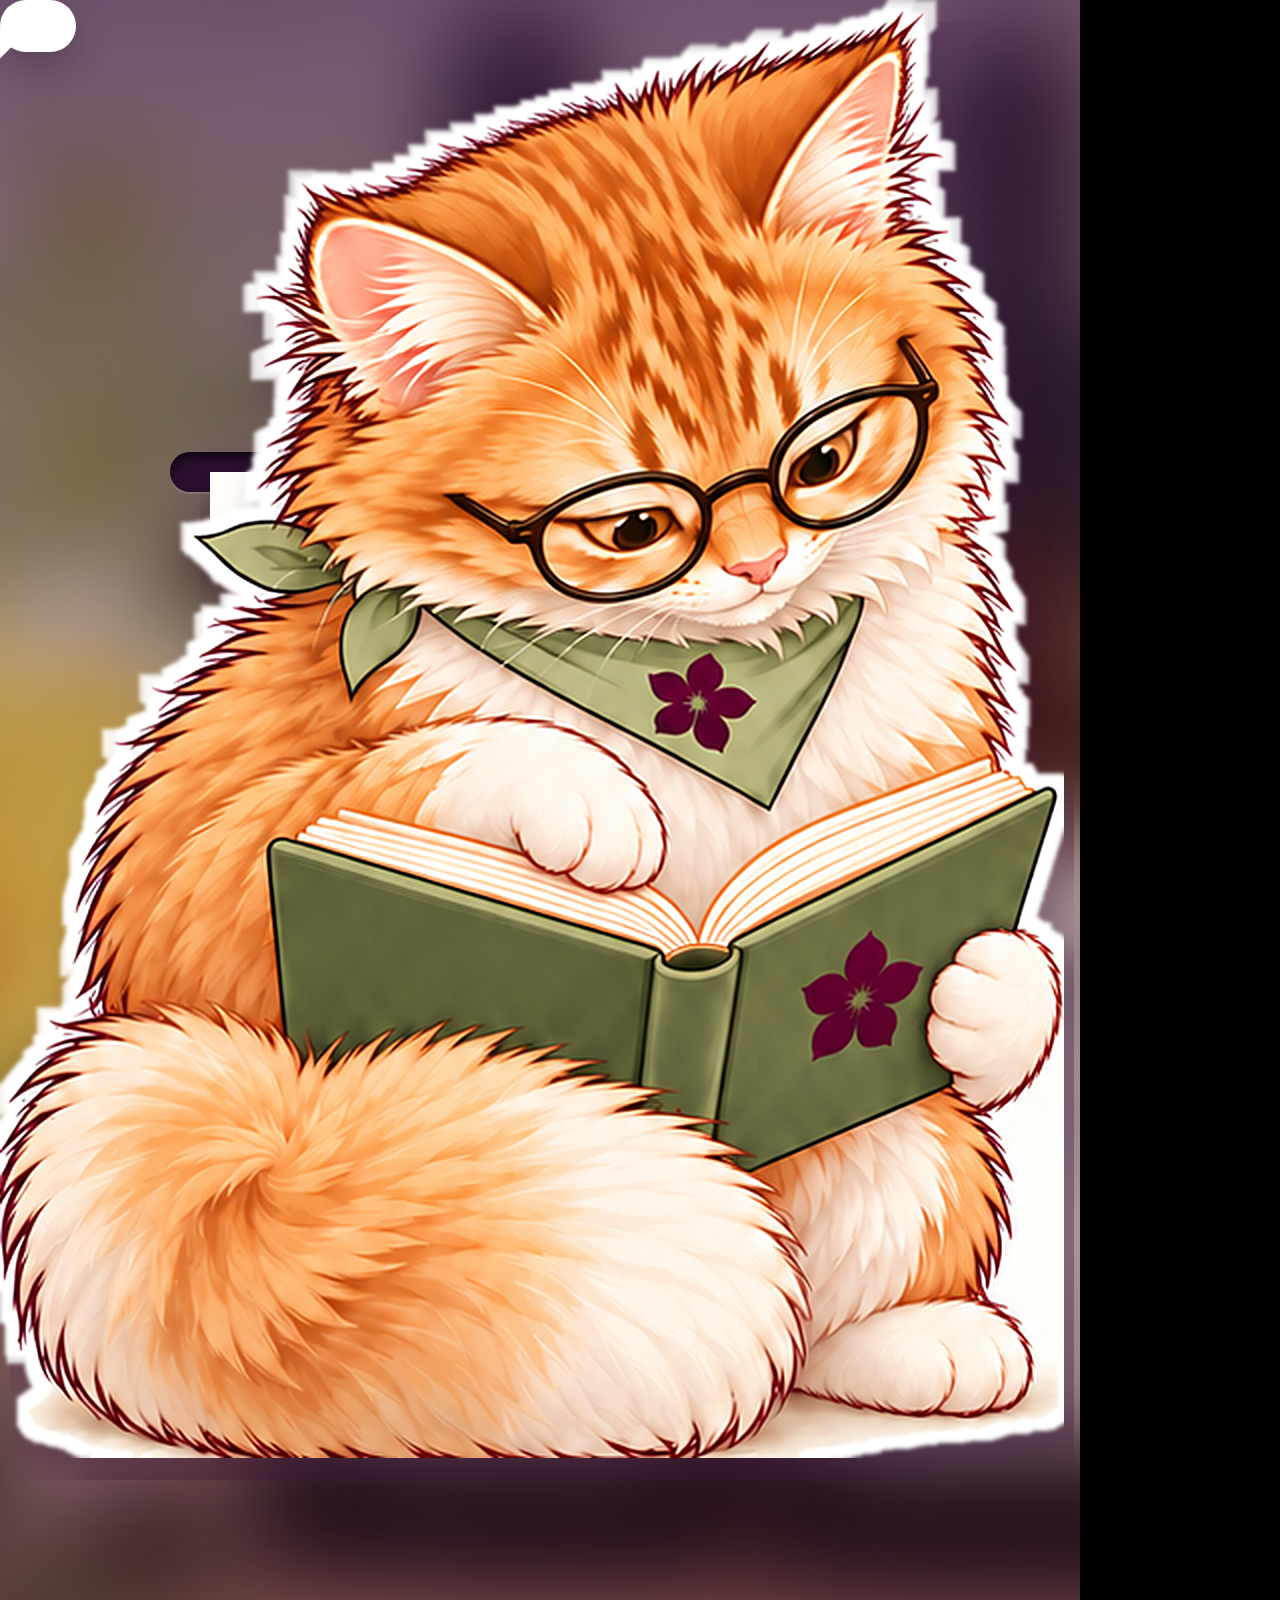
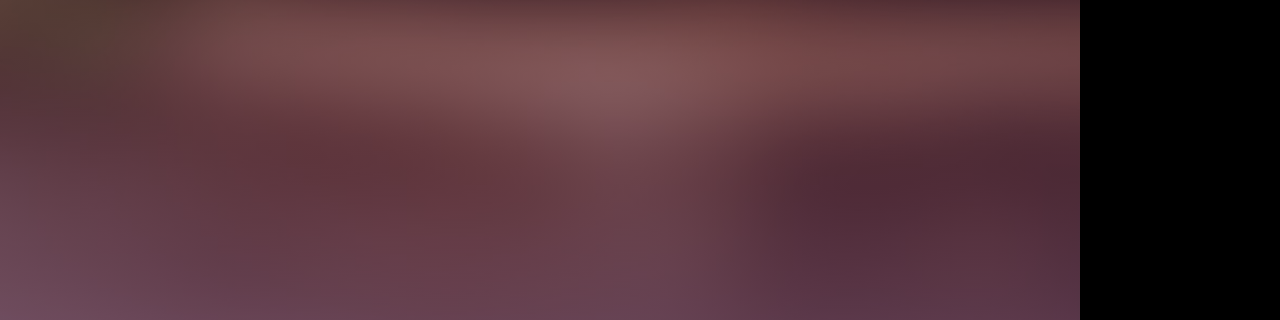
<file: prajim/_produccion/reels/r09_oferta/index.html>
<!doctype html>
<html lang="es"><head><meta charset="utf-8">
<link rel="stylesheet" href="../../engine/lib.css">
<style>
  body { background: #2b1d14; }
  #bg { position: absolute; inset: -40px; background: url('../../assets/producto/frascos_fondo_desenfocado.jpg') center/cover; z-index: 0; }
  #shade { position: absolute; inset: 0; z-index: 1; background: linear-gradient(180deg, rgba(59,22,64,.72), rgba(59,22,64,.35) 35%, rgba(59,22,64,.25) 65%, rgba(59,22,64,.65)); }
  #hook { position: absolute; left: 60px; right: 60px; top: 278px; z-index: 10; text-align: center; color: #fff; font-family: 'Playfair Display'; font-size: 76px; line-height: 1.05; text-shadow: 0 6px 24px rgba(0,0,0,.4); }
  #hook em { color: #F1D9A6; font-style: italic; }
  #slot { position: absolute; left: 170px; top: 452px; width: 740px; height: 40px; border-radius: 20px; background: #2a0f2e; z-index: 6;
          box-shadow: inset 0 6px 10px rgba(0,0,0,.6), 0 2px 0 rgba(255,255,255,.15); }
  #paperclip { position: absolute; left: 200px; top: 472px; width: 680px; height: 850px; overflow: hidden; z-index: 7; }
  #rec { position: absolute; left: 10px; top: 0; width: 660px; background: #fffdf9; color: #3B1640; font-family: 'Montserrat';
         box-shadow: 0 18px 40px rgba(0,0,0,.25); padding: 34px 44px 50px; }
  #rec::after { content: ''; position: absolute; left: 0; right: 0; bottom: -18px; height: 20px;
         background: linear-gradient(-45deg, transparent 12px, #fffdf9 0) 0 0/24px 20px, linear-gradient(45deg, transparent 12px, #fffdf9 0) 0 0/24px 20px; }
  .rl { height: 0; overflow: hidden; }
  .rh { text-align: center; }
  .rh .m { font-family: 'Cormorant Garamond'; font-weight: 700; font-size: 56px; letter-spacing: .3em; padding-left: .3em; }
  .rh .s { font-weight: 600; font-size: 19px; letter-spacing: .3em; color: #4F6B52; margin-top: 2px; }
  .rh .d { font-weight: 500; font-size: 20px; color: #7b6a78; margin-top: 8px; letter-spacing: .06em; }
  .dash { border-top: 3px dashed #d8c9d3; margin: 18px 0; }
  .it { display: flex; align-items: center; gap: 18px; font-size: 36px; font-weight: 600; padding: 9px 0; }
  .it .ck { width: 46px; height: 46px; border-radius: 50%; background: #DDE3CF; display: flex; align-items: center; justify-content: center; flex: none; }
  .pr { display: flex; justify-content: space-between; align-items: baseline; font-weight: 600; }
  .pr.antes { font-size: 34px; color: #8d7b89; padding: 6px 0; position: relative; }
  .pr.hoy { font-size: 40px; padding: 4px 0 0; }
  .pr.hoy b { font-family: 'Playfair Display'; font-size: 92px; color: #5E2560; font-weight: 700; }
  .strike { position: absolute; right: -6px; top: 50%; height: 5px; width: 190px; background: #5E2560; border-radius: 3px; transform-origin: 0 50%; }
  #stamp { position: absolute; left: 700px; top: 478px; width: 236px; height: 236px; z-index: 9; mix-blend-mode: multiply; }
  #end { position: absolute; inset: 0; z-index: 12; display: none; color: #fff; }
  .card { position: absolute; left: 70px; top: 330px; width: 420px; border-radius: 28px; overflow: hidden; box-shadow: 0 24px 50px rgba(0,0,0,.35); border: 8px solid #fff; }
  .card img { display: block; width: 100%; }
  .r { position: absolute; left: 530px; right: 50px; font-family: 'Playfair Display'; }
  #catwrap { position: absolute; inset: 0; z-index: 30; }
  .bubble { z-index: 32; }
  #flash { position: absolute; inset: 0; z-index: 40; background: #fff; opacity: 0; }
</style></head>
<body><div id="stage">
  <div id="bg"></div><div id="shade"></div>
  <div id="hook">Esto te llevas<br>por <em>$10.000</em></div>
  <div id="slot"></div>
  <div id="paperclip"><div id="rec">
    <div class="rl rh" data-k="2"><div><img src="../../assets/logo/loto_color.png" style="width:74px"></div><div class="m">PRAJIM</div><div class="s">TERAPIA FLORAL</div><div class="d">San Javier · Online</div><div class="dash"></div></div>
    <div class="rl" data-k="3"><div class="it"><span class="ck">✓</span>Consulta personalizada</div></div>
    <div class="rl" data-k="4"><div class="it"><span class="ck">✓</span>Frasco SOS</div></div>
    <div class="rl" data-k="5"><div class="it"><span class="ck">✓</span>Frasco personalizado</div></div>
    <div class="rl" data-k="6"><div class="it"><span class="ck">✓</span>A domicilio u online</div></div>
    <div class="rl" data-k="7"><div class="dash"></div></div>
    <div class="rl" data-k="8"><div class="pr antes"><span>ANTES</span><span>$20.000</span><i class="strike"></i></div></div>
    <div class="rl" data-k="10"><div class="pr hoy"><span>HOY</span><b>$10.000</b></div></div>
  </div></div>
  <svg id="stamp" viewBox="0 0 290 290">
    <g transform="rotate(-14 145 145)" fill="none" stroke="#5E2560">
      <circle cx="145" cy="145" r="132" stroke-width="7"/><circle cx="145" cy="145" r="112" stroke-width="3"/>
      <path id="arc" d="M45 145 A100 100 0 0 1 245 145" stroke="none"/>
      <text font-family="Montserrat" font-weight="800" font-size="26" letter-spacing="7" fill="#5E2560" stroke="none"><textPath href="#arc" startOffset="50%" text-anchor="middle">OFERTA PRAJIM</textPath></text>
      <text x="145" y="168" text-anchor="middle" font-family="Playfair Display" font-weight="700" font-size="78" fill="#5E2560" stroke="none">-50%</text>
      <g fill="#5E2560" stroke="none" transform="translate(145 215) scale(.9)">
        <ellipse cx="0" cy="10" rx="20" ry="16"/><ellipse cx="-22" cy="-10" rx="7" ry="9"/><ellipse cx="-8" cy="-19" rx="7" ry="9"/><ellipse cx="8" cy="-19" rx="7" ry="9"/><ellipse cx="22" cy="-10" rx="7" ry="9"/>
      </g>
    </g>
  </svg>
  <div id="end">
    <div class="card"><img src="../../assets/producto/frascos_sos_personalizado.jpg"></div>
    <div class="r" style="top:350px;font-size:70px;line-height:1.05">Consulta<br><span style="font-style:italic;color:#F1D9A6">+ 2 frascos</span></div>
    <div class="r" id="price" style="top:525px;font-size:118px;font-weight:700;line-height:1">$10.000</div>
    <div class="r" style="top:680px;font-family:'Montserrat';font-weight:600;font-size:26px;letter-spacing:.2em;color:#F1D9A6" id="sos">SOS + PERSONALIZADO</div>
    <div style="position:absolute;left:0;right:0;top:800px;text-align:center" id="pillw"><div class="wa-pill" style="font-size:66px">${''}</div></div>
    <div style="position:absolute;left:0;right:0;top:935px;text-align:center;font-family:'Montserrat';font-weight:600;font-size:32px;letter-spacing:.03em" id="lug">San Javier a domicilio · Online</div>
  </div>
  <div id="catwrap"></div>
  <div id="flash"></div>
</div>
<script src="../../engine/lib.js"></script>
<script>
const st = document.getElementById('stage');
const b = k => 0.139 + 0.6038 * k;
const DUR = 13.5, OUT = b(14), END = b(15);
document.querySelector('#end .wa-pill').innerHTML = P.chatIcon('#fff') + '<span>9 8794 6066</span>';
const hookW = P.splitWords(document.getElementById('hook'));
const rows = [...document.querySelectorAll('.rl')].map(e => ({ el: e, k: +e.dataset.k, h: 0 }));
const rec = document.getElementById('rec'), clip = document.getElementById('paperclip'), slot = document.getElementById('slot');
const stamp = document.getElementById('stamp'), strike = document.querySelector('.strike'), end = document.getElementById('end');
const bg = document.getElementById('bg'), flash = document.getElementById('flash');
const fx = new P.FX(st, 20);
const catWrap = document.getElementById('catwrap');
const cat = new P.Cat(catWrap);
const bubble = P.el('div', 'bubble tail-right', st); const bubbleTxt = P.el('span', '', bubble);

window.prepare = async () => {
  rows.forEach(r => { r.el.style.height = 'auto'; r.h = r.el.offsetHeight; r.el.style.height = '0px'; });
};

window.renderFrame = async function (t) {
  fx.clear();
  bg.style.transform = `scale(${1.06 + 0.04 * P.prog(t, 0, DUR)})`;
  bg.style.filter = `brightness(${t < END ? 0.9 : 1})`;
  // gancho
  P.maskIn(hookW, t, -0.3, { stagger: 0.06, dur: 0.45, ease: 'outExpo' });
  document.getElementById('hook').style.opacity = 1 - P.prog(t, OUT - 0.1, OUT + 0.2);
  // impresora: cada linea sale en su pulso
  const recOn = t < END;
  for (const e of [slot, clip]) e.style.display = recOn ? 'block' : 'none';
  let total = 0;
  rows.forEach(r => {
    const t0 = b(r.k) - 0.25;
    const k = P.ease(t, t0, t0 + 0.32, 'outCubic');
    r.el.style.height = (r.h * k).toFixed(1) + 'px';
    total += r.h * k;
  });
  slot.style.transform = `scaleX(${P.ease(t, 0.1, 0.45, 'outBack')})`;
  clip.style.opacity = P.prog(t, 0.35, 0.55);
  // vibracion de impresion
  const printing = rows.some(r => t > b(r.k) - 0.25 && t < b(r.k) + 0.07);
  rec.style.transform = `translateX(${printing ? Math.sin(t * 90) * 1.5 : 0}px)`;
  // tachado de "antes"
  strike.style.transform = `scaleX(${P.ease(t, b(9) - 0.1, b(9) + 0.2, 'outCubic')})`;
  strike.style.width = '150px';
  // brillo en el precio de hoy
  if (t > b(10)) fx.burst(t, b(10) + 0.05, 720, 1150, 14, 4, { speed: 260, size: 12, color: '217,183,122', life: 1.0 });
  // salida del recibo hacia arriba
  const ko = P.ease(t, OUT, END, 'inCubic');
  clip.style.transform = `translateY(${-1400 * ko}px) rotate(${-6 * ko}deg)`;
  slot.style.opacity = 1 - ko;
  // sello
  const sT = b(12) - 0.12;
  const sk = P.prog(t, sT, sT + 0.14);
  const shake = P.env(t, sT + 0.14, sT + 0.15, sT + 0.2, sT + 0.45);
  stamp.style.display = t >= sT && t < END ? 'block' : 'none';
  stamp.style.transform = `translateY(${-1400 * ko}px) scale(${2.2 - 1.2 * P.E.inQuad(sk)}) rotate(${4 * Math.sin(t * 60) * shake}deg)`;
  stamp.style.opacity = 0.25 + 0.65 * sk;
  st.style.transform = shake > 0 ? `translate(${Math.sin(t * 80) * 6 * shake}px, ${Math.cos(t * 70) * 6 * shake}px)` : 'none';
  if (t > sT + 0.14 && t < END) fx.burst(t, sT + 0.14, 818, 596, 16, 11, { speed: 300, size: 10, color: '217,183,122', life: 0.8 });
  flash.style.opacity = 0.5 * P.env(t, END - 0.08, END, END, END + 0.25);

  // final
  end.style.display = t >= END ? 'block' : 'none';
  if (t >= END) {
    const c = end.querySelector('.card');
    const ck = P.ease(t, END, END + 0.5, 'outBack');
    c.style.transform = `translateX(${(1 - ck) * -500}px) rotate(${-4 - 10 * (1 - ck)}deg)`;
    const rr = end.querySelectorAll('.r');
    rr.forEach((e, i) => { const k = P.ease(t, END + 0.15 + i * 0.12, END + 0.55 + i * 0.12, 'outCubic'); e.style.opacity = k; e.style.transform = `translateX(${(1 - k) * 60}px)`; });
    const pr = end.querySelector('#price'); pr.style.transform += ` scale(${1 + 0.06 * P.env(t, END + 0.5, END + 0.6, END + 0.7, END + 1.0)})`; pr.style.transformOrigin = '0 50%';
    const pk = P.ease(t, b(17), b(17) + 0.45, 'outBack'); const pill = end.querySelector('.wa-pill');
    pill.style.transform = `scale(${pk})`; pill.style.opacity = P.clamp(pk * 2);
    const lug = end.querySelector('#lug'); lug.style.opacity = P.prog(t, b(17) + 0.3, b(17) + 0.6);
    fx.dust(t, 18, 9, { speed: 24, size: 3.4, alpha: 0.5, color: '255,226,170' });
  }
  // gatito
  const cIn = b(18);
  catWrap.style.display = t >= cIn ? 'block' : 'none';
  if (t >= cIn) {
    const k = P.ease(t, cIn, cIn + 0.55, 'outBack');
    const y = 1920 - (1920 - 1045) * k;
    const tA = cIn + 0.6, tB = tA + 1.2, winkT = b(21) + 0.1;
    let face = 'normal';
    if (P.Cat.blinkAt(t, [cIn + 0.45])) face = 'blink';
    if (t >= winkT) face = t < winkT + 0.45 ? 'wink' : 'happy';
    cat.set(t, { x: 600, y, scale: 0.38, face, mouth: P.Cat.talk(t, tA, tB), tilt: 2 * Math.sin((t - cIn) * 2.5) });
    if (t >= winkT) fx.burst(t, winkT, 850, 1150, 12, 13, { speed: 230, size: 12, hearts: true, heartColor: '#E46A8C', life: 1.0 });
    if (t >= tA - 0.1) {
      bubble.style.display = 'block';
      const bk = P.ease(t, tA - 0.1, tA + 0.2, 'outBack');
      P.typeText(bubbleTxt, '¡Escríbele a Claudia!', t, tA - 0.05, 22);
      P.style(bubble, { right: '420px', top: '1085px', transform: `scale(${bk})`, opacity: P.clamp(bk * 2), transformOrigin: '90% 100%' });
    }
  } else bubble.style.display = 'none';
  await P.waitAll();
};
</script></body></html>
</file>
<file: prajim/_produccion/engine/lib.css>
@import url("../assets/fonts/local.css");

:root {
  --ciruela: #5E2560;
  --ciruela-p: #3B1640;
  --salvia: #DDE3CF;
  --salvia-p: #4F6B52;
  --crema: #FBF7F1;
  --dorado: #D9B77A;
  --dorado-p: #C9A25E;
  --texto: #2C2A2E;
  --noche: #12070F;
}

* { box-sizing: border-box; margin: 0; padding: 0; }
html, body { width: 1080px; height: 1920px; overflow: hidden; background: #000; }
body { font-family: 'Montserrat', sans-serif; -webkit-font-smoothing: antialiased; text-rendering: geometricPrecision; }
#stage { position: absolute; inset: 0; width: 1080px; height: 1920px; overflow: hidden; isolation: isolate; }

.layer { position: absolute; inset: 0; }
.video { position: absolute; inset: 0; z-index: 0; isolation: isolate; overflow: hidden; }
.video img { position: absolute; left: 0; top: 0; width: 1080px; height: 1920px; object-fit: cover; transform-origin: 50% 50%; }
.abs { position: absolute; }
.center-x { left: 0; right: 0; text-align: center; }

.serif { font-family: 'Playfair Display', serif; }
.serif-i { font-family: 'Playfair Display', serif; font-style: italic; }
.marca { font-family: 'Cormorant Garamond', serif; font-weight: 600; letter-spacing: 0.24em; }
.label { font-family: 'Montserrat', sans-serif; font-weight: 600; text-transform: uppercase; letter-spacing: 0.32em; }

/* revelado con mascara: cada palabra va en .m > .mi */
.m { display: inline-block; overflow: hidden; vertical-align: top; padding: 0.08em 0.04em 0.16em; margin: -0.08em -0.04em -0.16em; }
.mi { display: inline-block; will-change: transform; }
.ch { display: inline-block; white-space: pre; }

.fx-canvas { position: absolute; inset: 0; pointer-events: none; }
.leak { position: absolute; inset: -20%; mix-blend-mode: screen; pointer-events: none; }

.bubble {
  position: absolute; background: #fff; color: var(--ciruela-p); border-radius: 44px; padding: 26px 38px;
  font-family: 'Playfair Display', serif; font-style: italic; font-size: 54px; line-height: 1.15; white-space: nowrap;
  box-shadow: 0 14px 40px rgba(20, 5, 20, 0.28); transform-origin: 20% 100%;
}
.bubble::after { content: ''; position: absolute; width: 46px; height: 46px; background: #fff; bottom: -14px; left: 70px;
  transform: rotate(45deg); border-radius: 6px; }
.bubble.tail-right::after { left: auto; right: 70px; }

.wa-pill {
  display: inline-flex; align-items: center; gap: 22px; background: var(--ciruela); color: #fff; border-radius: 999px;
  padding: 22px 46px 22px 30px; font-family: 'Montserrat', sans-serif; font-weight: 700; font-size: 62px; letter-spacing: 0.01em;
  box-shadow: 0 14px 36px rgba(59, 22, 64, 0.35);
}
.wa-pill svg { width: 64px; height: 64px; }
</file>
